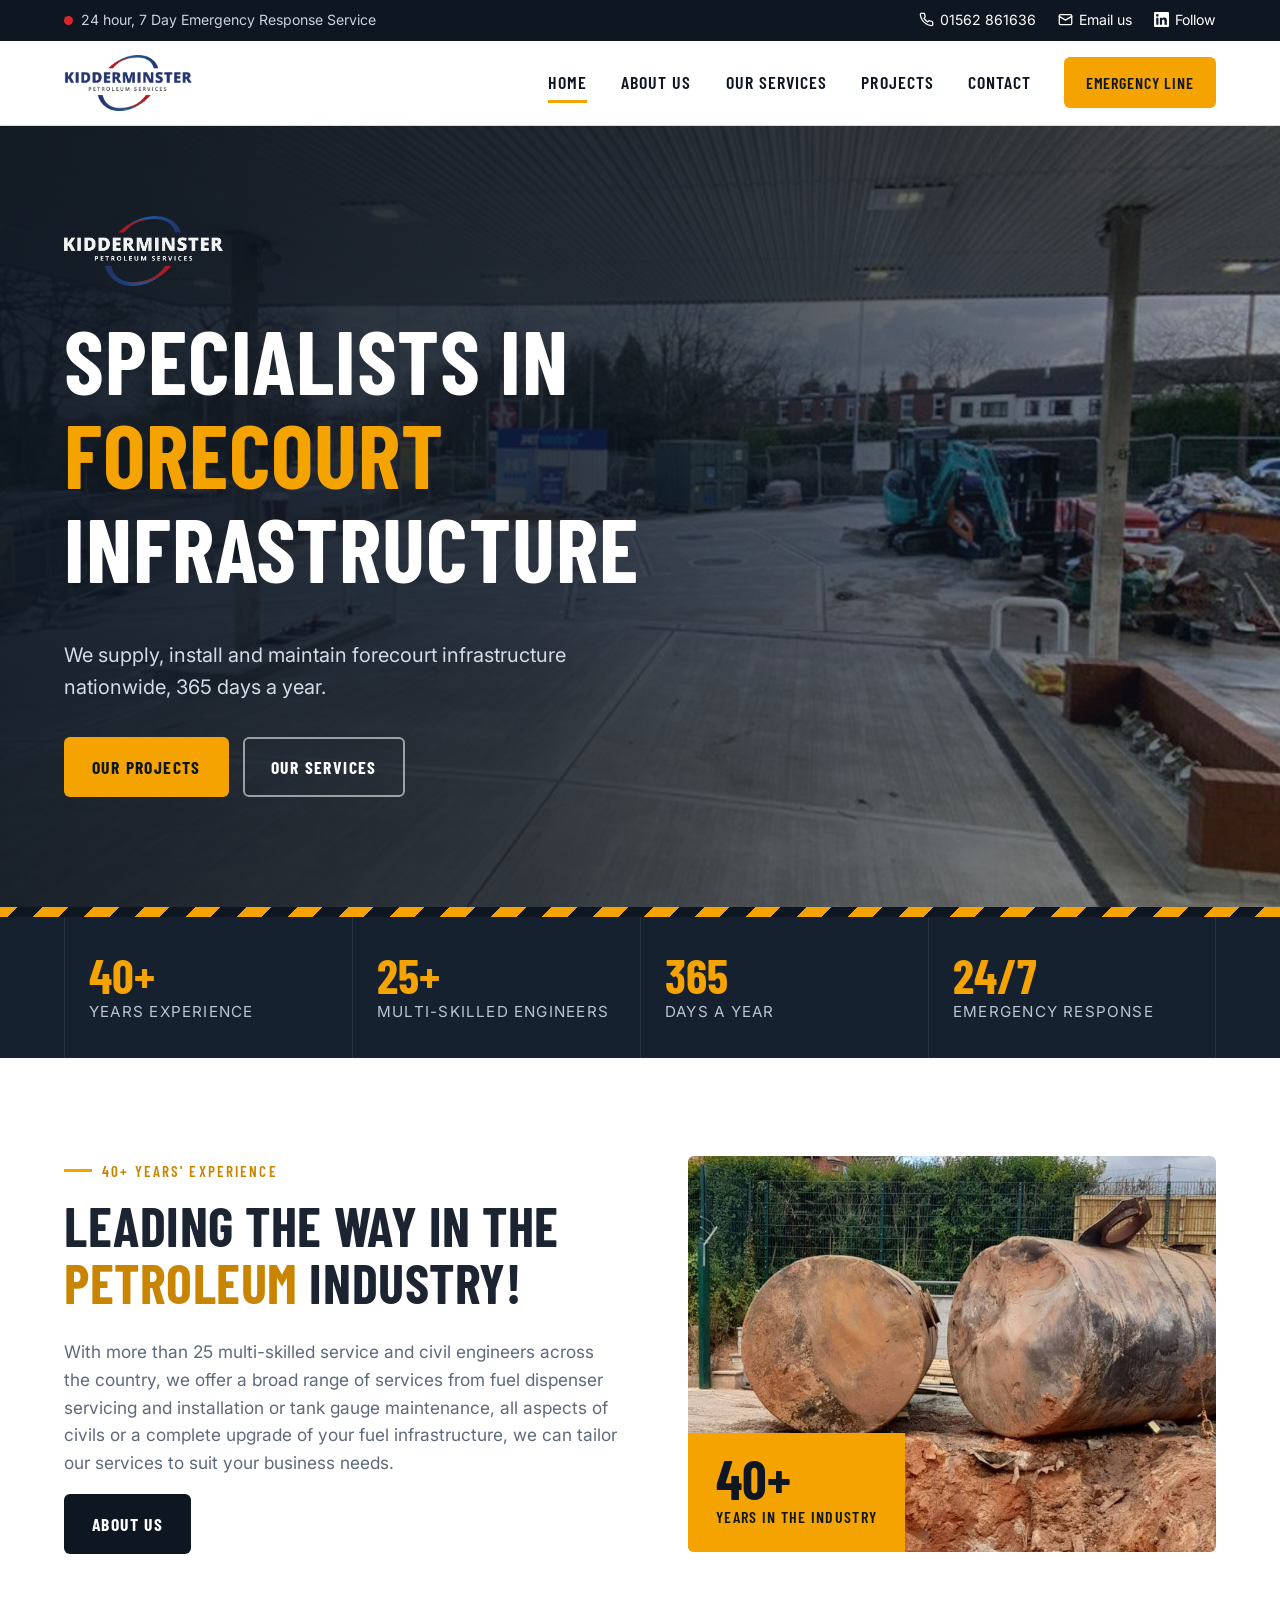
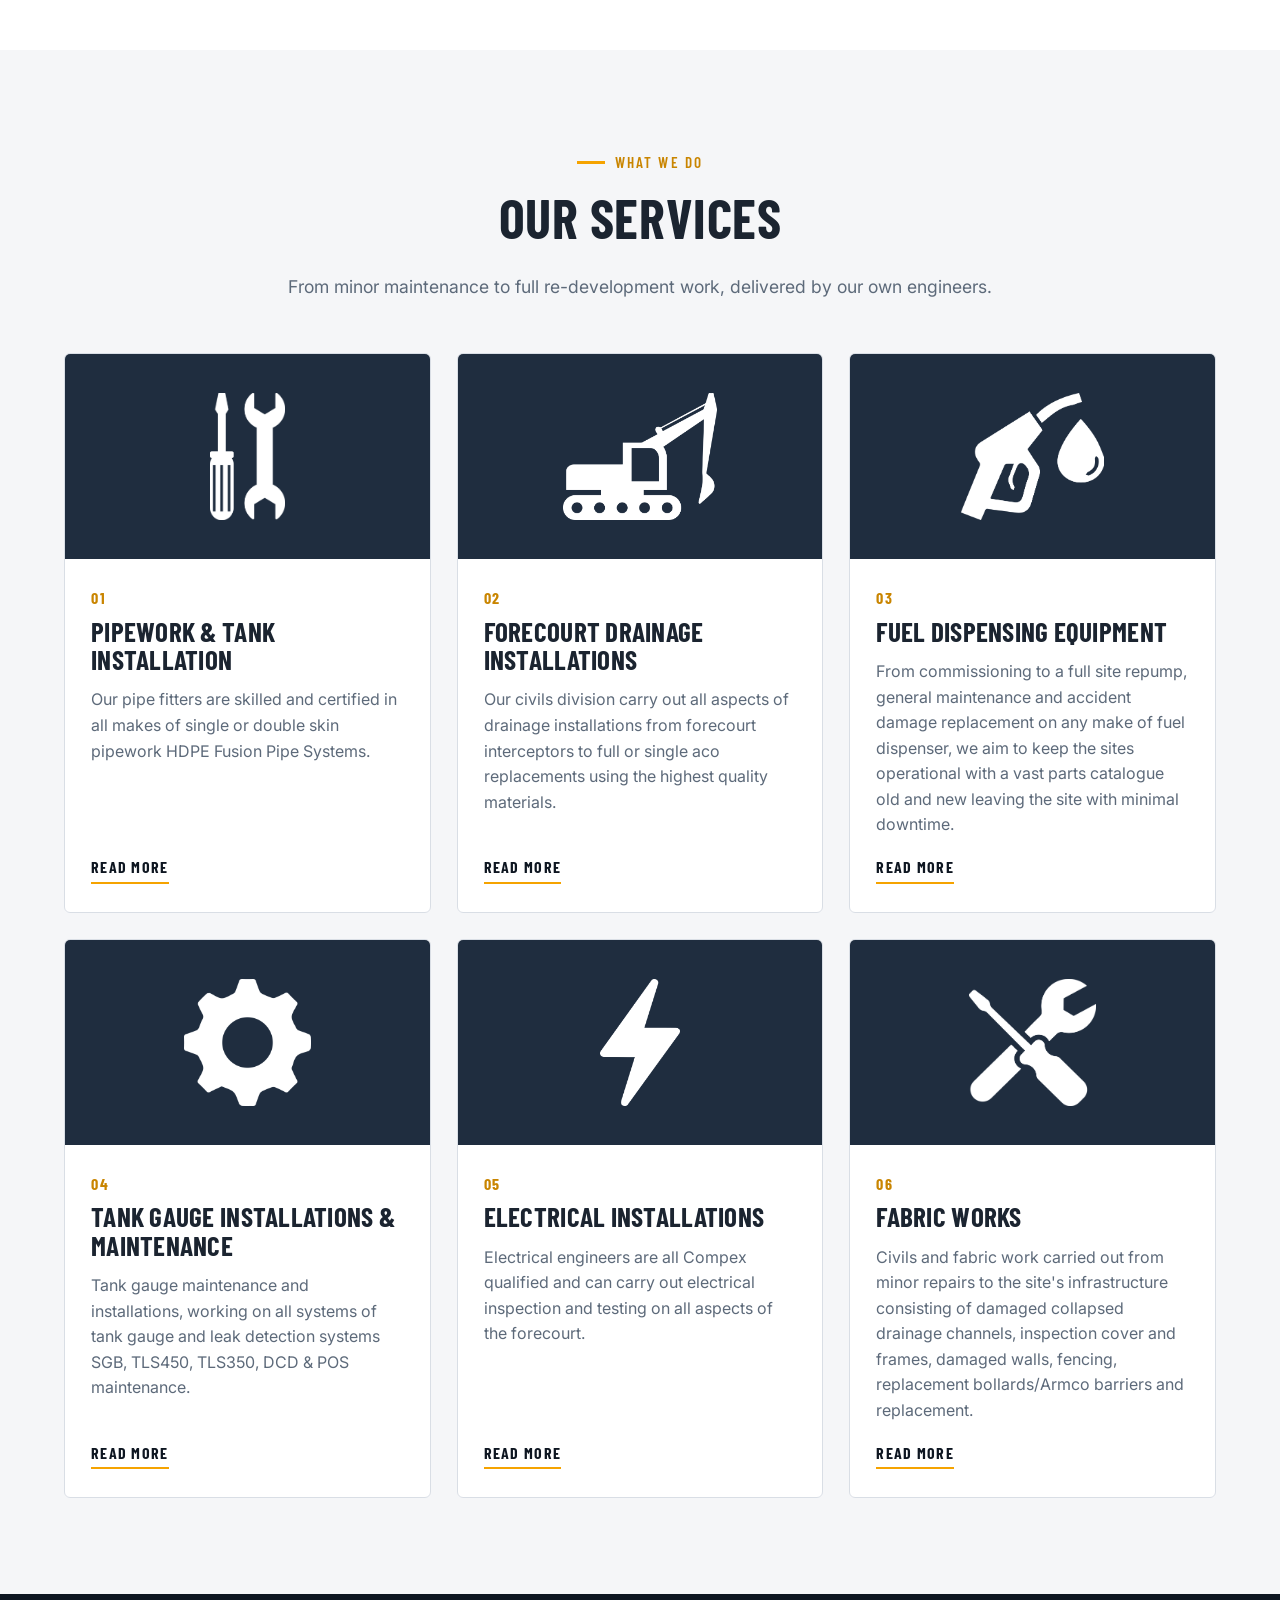
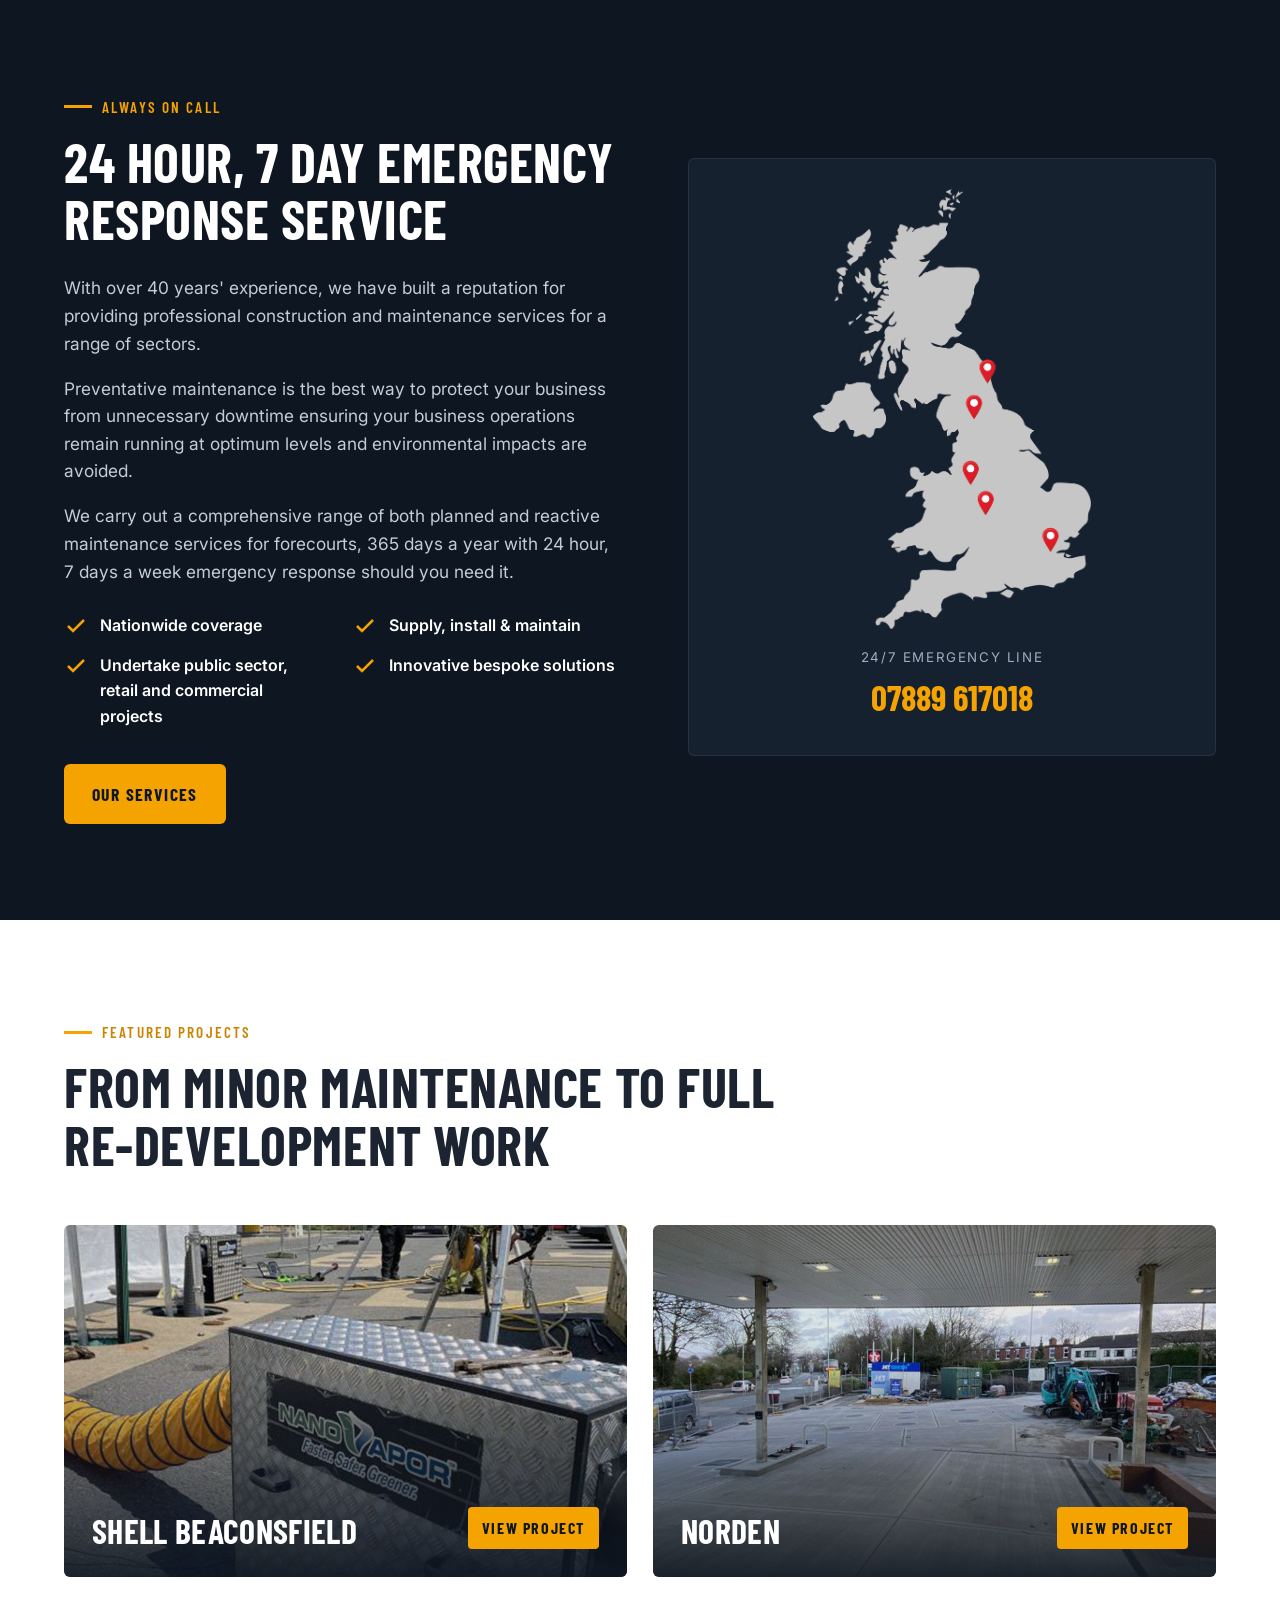
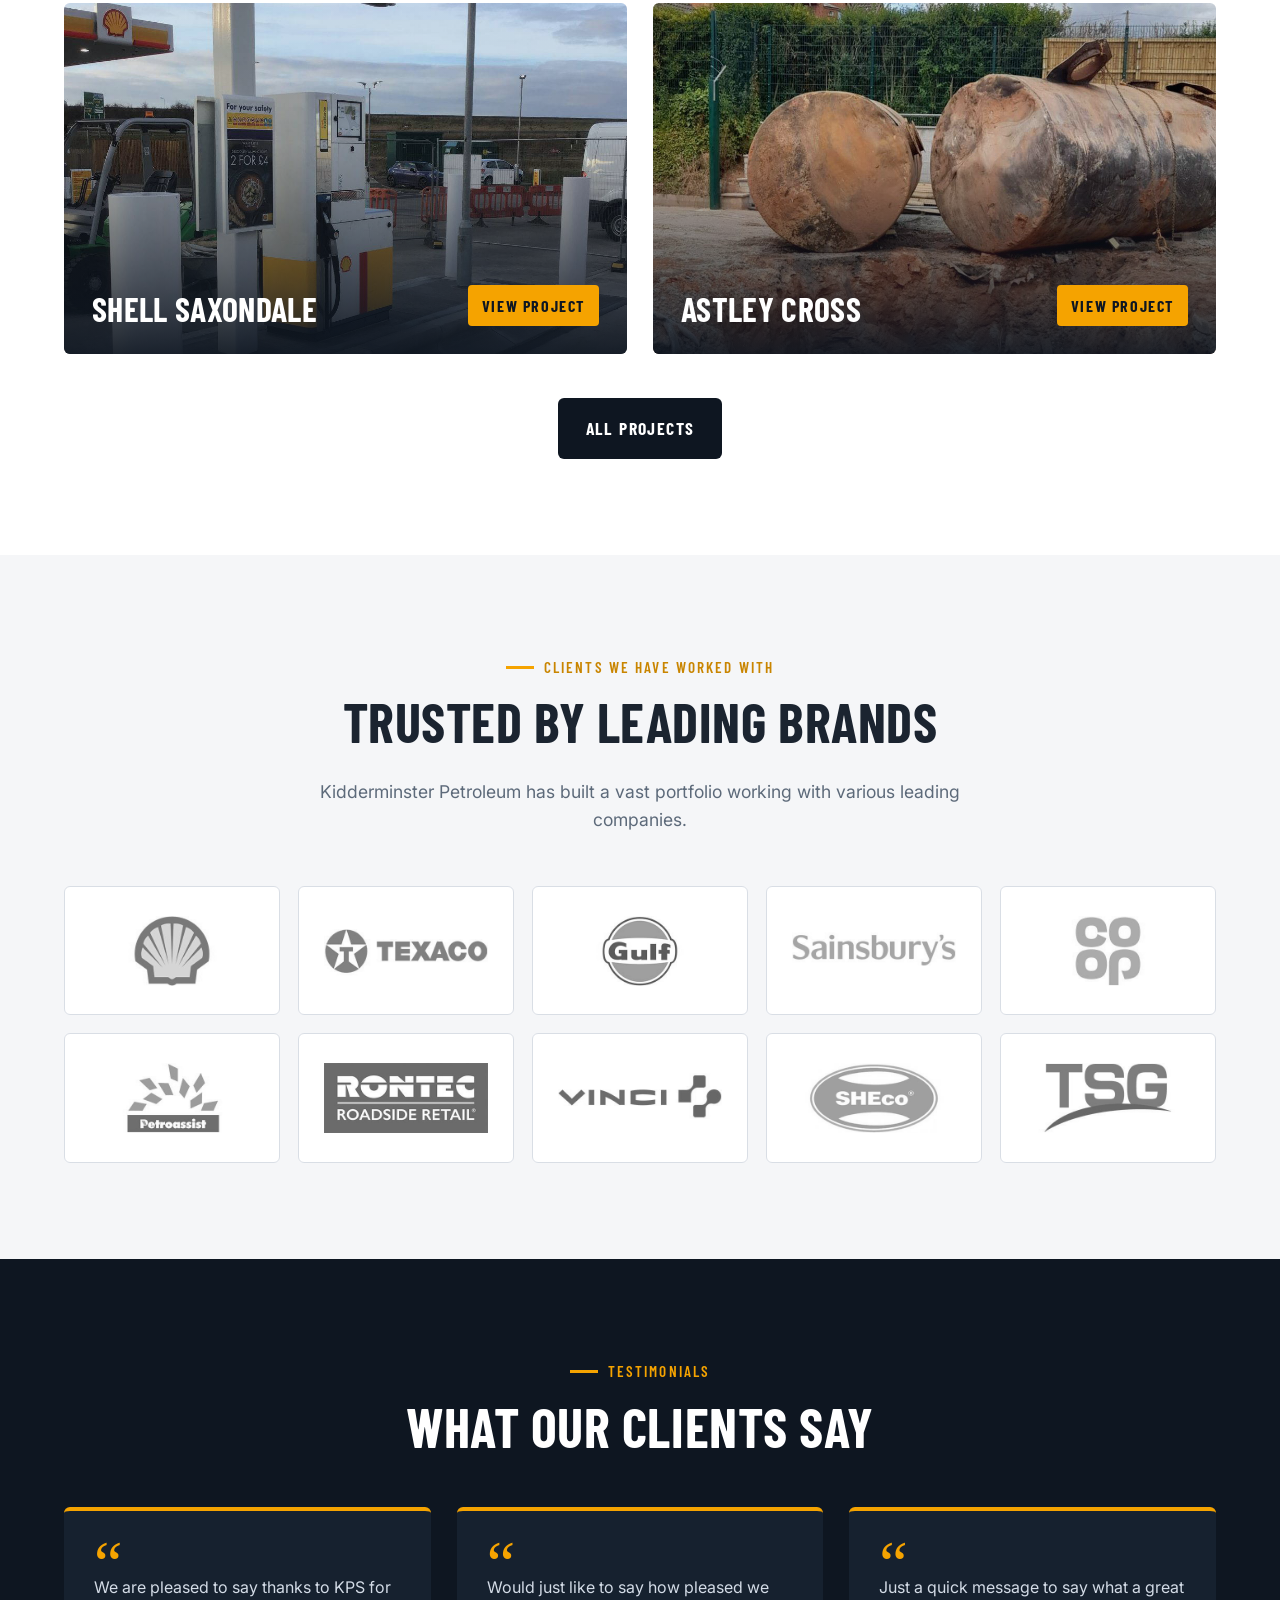
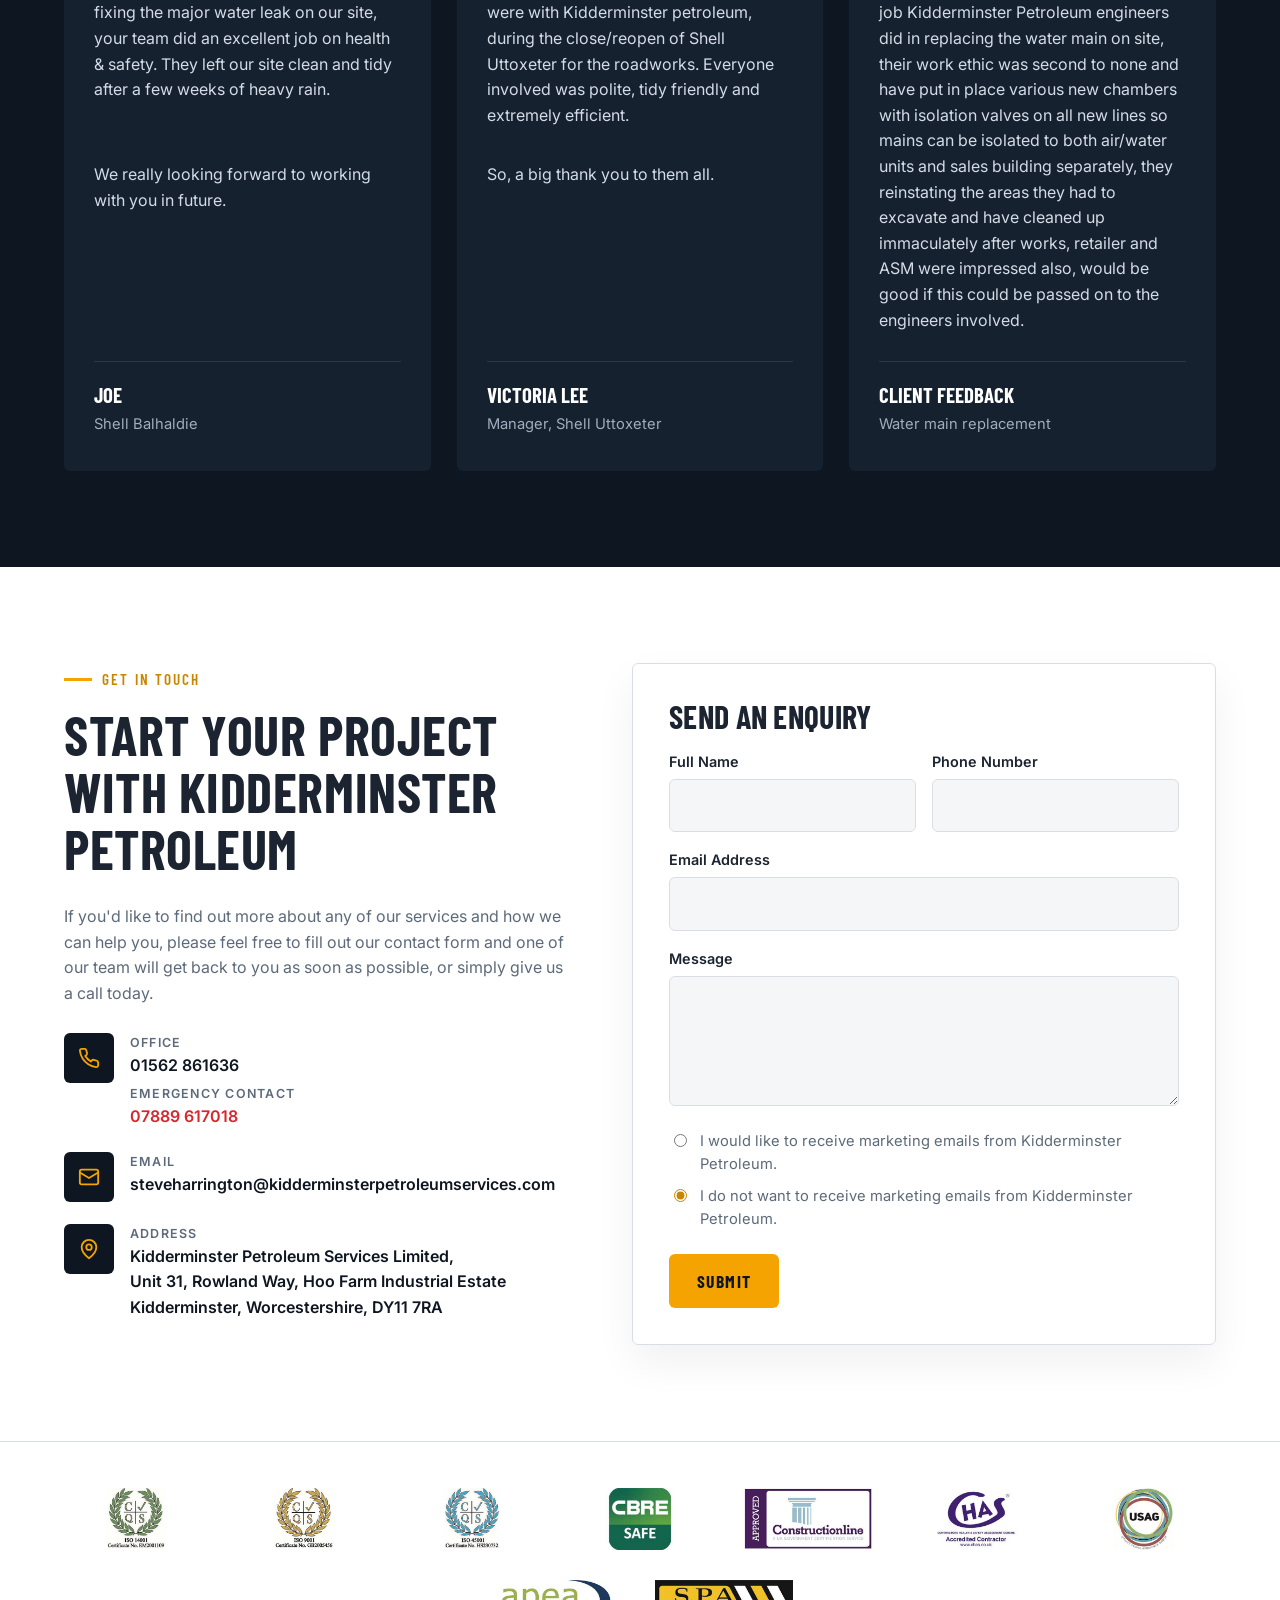
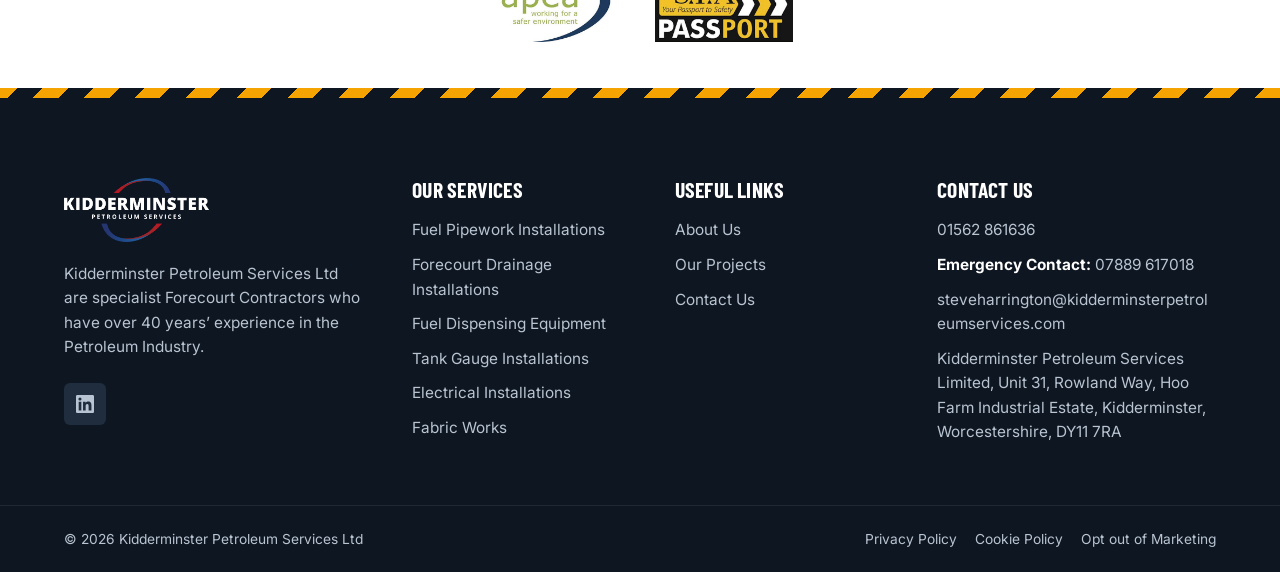
<file: index.html>
<!doctype html>
<html lang="en-GB">
<head>
<meta charset="utf-8">
<meta name="viewport" content="width=device-width, initial-scale=1">
<title>Kidderminster Petroleum Services | Specialists in Forecourt Infrastructure</title>
<meta name="description" content="We supply, install and maintain forecourt infrastructure nationwide, 365 days a year. 24 hour, 7 day emergency response service.">
<link rel="preconnect" href="https://fonts.googleapis.com">
<link rel="preconnect" href="https://fonts.gstatic.com" crossorigin>
<link href="https://fonts.googleapis.com/css2?family=Barlow+Condensed:wght@600;700&family=Inter:wght@400;500;600&display=swap" rel="stylesheet">
<link rel="stylesheet" href="assets/css/styles.css">
</head>
<body data-page="home">
<div id="site-header"></div>

<!-- HERO -->
<section class="hero on-dark" data-img="2023/01/bp-norden-image-1-1080x675.jpg" style="padding:0">
  <div class="wrap">
    <img class="hero-logo" data-img="2023/04/kps_logo_WO.png" alt="">
    <h1>Specialists in <em>Forecourt</em> Infrastructure</h1>
    <p class="lead">We supply, install and maintain forecourt infrastructure nationwide, 365 days a year.</p>
    <div class="actions">
      <a class="btn btn-amber" href="projects.html">Our Projects</a>
      <a class="btn btn-ghost" href="services.html">Our Services</a>
    </div>
  </div>
</section>
<div class="hazard"></div>

<!-- STATS -->
<div class="stats">
  <div class="wrap">
    <div class="stat"><b data-count="40" data-suffix="+">40+</b><span>Years Experience</span></div>
    <div class="stat"><b data-count="25" data-suffix="+">25+</b><span>Multi-skilled Engineers</span></div>
    <div class="stat"><b data-count="365">365</b><span>Days a Year</span></div>
    <div class="stat"><b>24/7</b><span>Emergency Response</span></div>
  </div>
</div>

<!-- INTRO -->
<section>
  <div class="wrap split">
    <div class="reveal">
      <div class="eyebrow">40+ Years' Experience</div>
      <h2>Leading the way in the <em>Petroleum</em> industry!</h2>
      <p>With more than 25 multi-skilled service and civil engineers across the country, we offer a broad range of services from fuel dispenser servicing and installation or tank gauge maintenance, all aspects of civils or a complete upgrade of your fuel infrastructure, we can tailor our services to suit your business needs.</p>
      <a class="btn btn-dark" href="about.html">About Us</a>
    </div>
    <div class="badge-years reveal" data-img="2023/01/astley-cross-image-2-1080x675.jpg">
      <div class="tag"><b>40+</b><span>Years in the industry</span></div>
    </div>
  </div>
</section>

<!-- SERVICES -->
<section class="bg-paper">
  <div class="wrap">
    <div class="section-head center reveal">
      <div class="eyebrow">What We Do</div>
      <h2>Our Services</h2>
      <p>From minor maintenance to full re-development work, delivered by our own engineers.</p>
    </div>
    <div class="services">
      <article class="service reveal">
        <div class="img"><img data-img="2023/01/fuel_pipework-installations.png" alt="Pipework and tank installation" loading="lazy"></div>
        <div class="body"><div class="num">01</div><h3>Pipework &amp; Tank Installation</h3>
          <p>Our pipe fitters are skilled and certified in all makes of single or double skin pipework HDPE Fusion Pipe Systems.</p>
          <a class="link-more" href="services.html#pipework">Read More</a></div>
      </article>
      <article class="service reveal">
        <div class="img"><img data-img="2023/01/forecourt-drainage-installations.png" alt="Forecourt drainage installations" loading="lazy"></div>
        <div class="body"><div class="num">02</div><h3>Forecourt Drainage Installations</h3>
          <p>Our civils division carry out all aspects of drainage installations from forecourt interceptors to full or single aco replacements using the highest quality materials.</p>
          <a class="link-more" href="services.html#drainage-installations">Read More</a></div>
      </article>
      <article class="service reveal">
        <div class="img"><img data-img="2023/01/fuel-dispensing-equipment.png" alt="Fuel dispensing equipment" loading="lazy"></div>
        <div class="body"><div class="num">03</div><h3>Fuel Dispensing Equipment</h3>
          <p>From commissioning to a full site repump, general maintenance and accident damage replacement on any make of fuel dispenser, we aim to keep the sites operational with a vast parts catalogue old and new leaving the site with minimal downtime.</p>
          <a class="link-more" href="services.html#dispensing-equipment">Read More</a></div>
      </article>
      <article class="service reveal">
        <div class="img"><img data-img="2023/01/tank-gauge-installations.png" alt="Tank gauge installations" loading="lazy"></div>
        <div class="body"><div class="num">04</div><h3>Tank Gauge Installations &amp; Maintenance</h3>
          <p>Tank gauge maintenance and installations, working on all systems of tank gauge and leak detection systems SGB, TLS450, TLS350, DCD &amp; POS maintenance.</p>
          <a class="link-more" href="services.html#tank-gauge">Read More</a></div>
      </article>
      <article class="service reveal">
        <div class="img"><img data-img="2023/01/electrical-installations.png" alt="Electrical installations" loading="lazy"></div>
        <div class="body"><div class="num">05</div><h3>Electrical Installations</h3>
          <p>Electrical engineers are all Compex qualified and can carry out electrical inspection and testing on all aspects of the forecourt.</p>
          <a class="link-more" href="services.html#electrical-installations">Read More</a></div>
      </article>
      <article class="service reveal">
        <div class="img"><img data-img="2023/01/fabric-works.png" alt="Fabric works" loading="lazy"></div>
        <div class="body"><div class="num">06</div><h3>Fabric Works</h3>
          <p>Civils and fabric work carried out from minor repairs to the site's infrastructure consisting of damaged collapsed drainage channels, inspection cover and frames, damaged walls, fencing, replacement bollards/Armco barriers and replacement.</p>
          <a class="link-more" href="services.html#fabric-works">Read More</a></div>
      </article>
    </div>
  </div>
</section>

<!-- EMERGENCY -->
<section class="bg-ink on-dark emergency">
  <div class="wrap split">
    <div class="reveal">
      <div class="eyebrow">Always On Call</div>
      <h2>24 Hour, 7 Day Emergency Response Service</h2>
      <p>With over 40 years' experience, we have built a reputation for providing professional construction and maintenance services for a range of sectors.</p>
      <p>Preventative maintenance is the best way to protect your business from unnecessary downtime ensuring your business operations remain running at optimum levels and environmental impacts are avoided.</p>
      <p>We carry out a comprehensive range of both planned and reactive maintenance services for forecourts, 365 days a year with 24 hour, 7 days a week emergency response should you need it.</p>
      <ul class="checks">
        <li><svg viewBox="0 0 24 24" fill="none" stroke="currentColor" stroke-width="2.5"><path d="M20 6 9 17l-5-5"/></svg>Nationwide coverage</li>
        <li><svg viewBox="0 0 24 24" fill="none" stroke="currentColor" stroke-width="2.5"><path d="M20 6 9 17l-5-5"/></svg>Supply, install &amp; maintain</li>
        <li><svg viewBox="0 0 24 24" fill="none" stroke="currentColor" stroke-width="2.5"><path d="M20 6 9 17l-5-5"/></svg>Undertake public sector, retail and commercial projects</li>
        <li><svg viewBox="0 0 24 24" fill="none" stroke="currentColor" stroke-width="2.5"><path d="M20 6 9 17l-5-5"/></svg>Innovative bespoke solutions</li>
      </ul>
      <a class="btn btn-amber" href="services.html">Our Services</a>
    </div>
    <div class="map-card reveal">
      <img data-img="2023/05/website-map.png" alt="Map showing nationwide coverage" loading="lazy">
      <small>24/7 Emergency Line</small>
      <a class="phone" href="tel:07889617018">07889 617018</a>
    </div>
  </div>
</section>

<!-- PROJECTS -->
<section>
  <div class="wrap">
    <div class="section-head reveal">
      <div class="eyebrow">Featured Projects</div>
      <h2>From Minor Maintenance to Full Re-Development Work</h2>
    </div>
    <div class="projects">
      <a class="project reveal" href="https://www.kidderminsterpetroleumservices.com/shell-beaconsfield/"><img data-img="2023/01/project-1-nano-vapour-1080x675.jpg" alt="Shell Beaconsfield" loading="lazy"><div class="cap"><h3>Shell Beaconsfield</h3><span class="view">View Project</span></div></a>
      <a class="project reveal" href="https://www.kidderminsterpetroleumservices.com/rontec-bp-norden/"><img data-img="2023/01/bp-norden-image-1-1080x675.jpg" alt="Norden" loading="lazy"><div class="cap"><h3>Norden</h3><span class="view">View Project</span></div></a>
      <a class="project reveal" href="https://www.kidderminsterpetroleumservices.com/shell-saxondale/"><img data-img="2023/01/project-3-hgv-island-1080x675.jpg" alt="Shell Saxondale" loading="lazy"><div class="cap"><h3>Shell Saxondale</h3><span class="view">View Project</span></div></a>
      <a class="project reveal" href="https://www.kidderminsterpetroleumservices.com/astley-cross/"><img data-img="2023/01/astley-cross-image-2-1080x675.jpg" alt="Astley Cross" loading="lazy"><div class="cap"><h3>Astley Cross</h3><span class="view">View Project</span></div></a>
    </div>
    <div class="section-foot"><a class="btn btn-dark" href="projects.html">All Projects</a></div>
  </div>
</section>

<!-- CLIENTS -->
<section class="bg-paper">
  <div class="wrap">
    <div class="section-head center reveal">
      <div class="eyebrow">Clients we have worked with</div>
      <h2>Trusted by Leading Brands</h2>
      <p>Kidderminster Petroleum has built a vast portfolio working with various leading companies.</p>
    </div>
    <div class="logo-row reveal">
      <div><img data-img="2023/04/Shell-logo-1.jpg" alt="Shell" loading="lazy"></div>
      <div><img data-img="2023/04/texaco-logo-1.jpg" alt="Texaco" loading="lazy"></div>
      <div><img data-img="2023/04/gulf-logo-1.jpg" alt="Gulf" loading="lazy"></div>
      <div><img data-img="2023/04/Sainsburys-logo-1.jpg" alt="Sainsbury's" loading="lazy"></div>
      <div><img data-img="2023/04/co-op-1.jpg" alt="Co-op" loading="lazy"></div>
      <div><img data-img="2023/04/Petroassist-logo-1.jpg" alt="Petroassist" loading="lazy"></div>
      <div><img data-img="2023/04/rontec-1.jpg" alt="Rontec" loading="lazy"></div>
      <div><img data-img="2023/04/vinci-logo-1.jpg" alt="Vinci" loading="lazy"></div>
      <div><img data-img="2023/04/sheco-logo-1.jpg" alt="Sheco" loading="lazy"></div>
      <div><img data-img="2023/05/tsg-logo-1.jpg" alt="TSG" loading="lazy"></div>
    </div>
  </div>
</section>

<!-- TESTIMONIALS -->
<section class="bg-ink on-dark">
  <div class="wrap">
    <div class="section-head center reveal">
      <div class="eyebrow">Testimonials</div>
      <h2 style="color:#fff">What Our Clients Say</h2>
    </div>
    <div class="quotes">
      <blockquote class="quote reveal" style="margin:0">
        <div class="mark">&ldquo;</div>
        <p>We are pleased to say thanks to KPS for fixing the major water leak on our site, your team did an excellent job on health &amp; safety. They left our site clean and tidy after a few weeks of heavy rain.</p>
        <p>We really looking forward to working with you in future.</p>
        <footer><b>Joe</b><span>Shell Balhaldie</span></footer>
      </blockquote>
      <blockquote class="quote reveal" style="margin:0">
        <div class="mark">&ldquo;</div>
        <p>Would just like to say how pleased we were with Kidderminster petroleum, during the close/reopen of Shell Uttoxeter for the roadworks. Everyone involved was polite, tidy friendly and extremely efficient.</p>
        <p>So, a big thank you to them all.</p>
        <footer><b>Victoria Lee</b><span>Manager, Shell Uttoxeter</span></footer>
      </blockquote>
      <blockquote class="quote reveal" style="margin:0">
        <div class="mark">&ldquo;</div>
        <p>Just a quick message to say what a great job Kidderminster Petroleum engineers did in replacing the water main on site, their work ethic was second to none and have put in place various new chambers with isolation valves on all new lines so mains can be isolated to both air/water units and sales building separately, they reinstating the areas they had to excavate and have cleaned up immaculately after works, retailer and ASM were impressed also, would be good if this could be passed on to the engineers involved.</p>
        <footer><b>Client Feedback</b><span>Water main replacement</span></footer>
      </blockquote>
    </div>
  </div>
</section>

<!-- CONTACT -->
<section id="contact">
  <div class="wrap contact-grid">
    <div class="reveal">
      <div class="eyebrow">Get In Touch</div>
      <h2 style="font-size:clamp(2.3rem,4.5vw,3.4rem);text-transform:uppercase">Start Your Project with Kidderminster Petroleum</h2>
      <p style="color:var(--muted)">If you'd like to find out more about any of our services and how we can help you, please feel free to fill out our contact form and one of our team will get back to you as soon as possible, or simply give us a call today.</p>
      <ul class="contact-list">
        <li><span class="ico"><svg viewBox="0 0 24 24" fill="none" stroke="currentColor" stroke-width="2"><path d="M22 16.9v3a2 2 0 0 1-2.2 2 19.8 19.8 0 0 1-8.6-3.1 19.5 19.5 0 0 1-6-6A19.8 19.8 0 0 1 2.1 4.2 2 2 0 0 1 4.1 2h3a2 2 0 0 1 2 1.7c.1.9.4 1.8.7 2.7a2 2 0 0 1-.5 2.1L8 9.8a16 16 0 0 0 6 6l1.3-1.3a2 2 0 0 1 2.1-.4c.9.3 1.8.6 2.7.7a2 2 0 0 1 1.7 2z"/></svg></span>
          <div><small>Office</small><a href="tel:01562861636">01562 861636</a><br><small style="margin-top:6px">Emergency Contact</small><a class="em" href="tel:07889617018">07889 617018</a></div></li>
        <li><span class="ico"><svg viewBox="0 0 24 24" fill="none" stroke="currentColor" stroke-width="2"><rect x="2" y="4" width="20" height="16" rx="2"/><path d="m22 7-10 6L2 7"/></svg></span>
          <div><small>Email</small><a href="mailto:steveharrington@kidderminsterpetroleumservices.com">steveharrington@kidderminsterpetroleumservices.com</a></div></li>
        <li><span class="ico"><svg viewBox="0 0 24 24" fill="none" stroke="currentColor" stroke-width="2"><path d="M20 10c0 6-8 12-8 12s-8-6-8-12a8 8 0 0 1 16 0z"/><circle cx="12" cy="10" r="3"/></svg></span>
          <div><small>Address</small><address>Kidderminster Petroleum Services Limited,<br>Unit 31, Rowland Way, Hoo Farm Industrial Estate<br>Kidderminster, Worcestershire, DY11 7RA</address></div></li>
      </ul>
    </div>
    <form class="form reveal">
      <h3>Send an Enquiry</h3>
      <div class="row">
        <div class="field"><label for="n">Full Name</label><input id="n" required></div>
        <div class="field"><label for="p">Phone Number</label><input id="p" type="tel"></div>
      </div>
      <div class="field"><label for="e">Email Address</label><input id="e" type="email" required></div>
      <div class="field"><label for="m">Message</label><textarea id="m"></textarea></div>
      <div class="radios">
        <label><input type="radio" name="mk" value="yes"> I would like to receive marketing emails from Kidderminster Petroleum.</label>
        <label><input type="radio" name="mk" value="no" checked> I do not want to receive marketing emails from Kidderminster Petroleum.</label>
      </div>
      <button class="btn btn-amber" type="submit">Submit</button>
      <div class="form-note">Mockup only: this form isn't connected yet. On the live build it will email the team.</div>
    </form>
  </div>
</section>

<div id="site-footer"></div>
<script src="assets/js/site.js"></script>
</body>
</html>
</file>
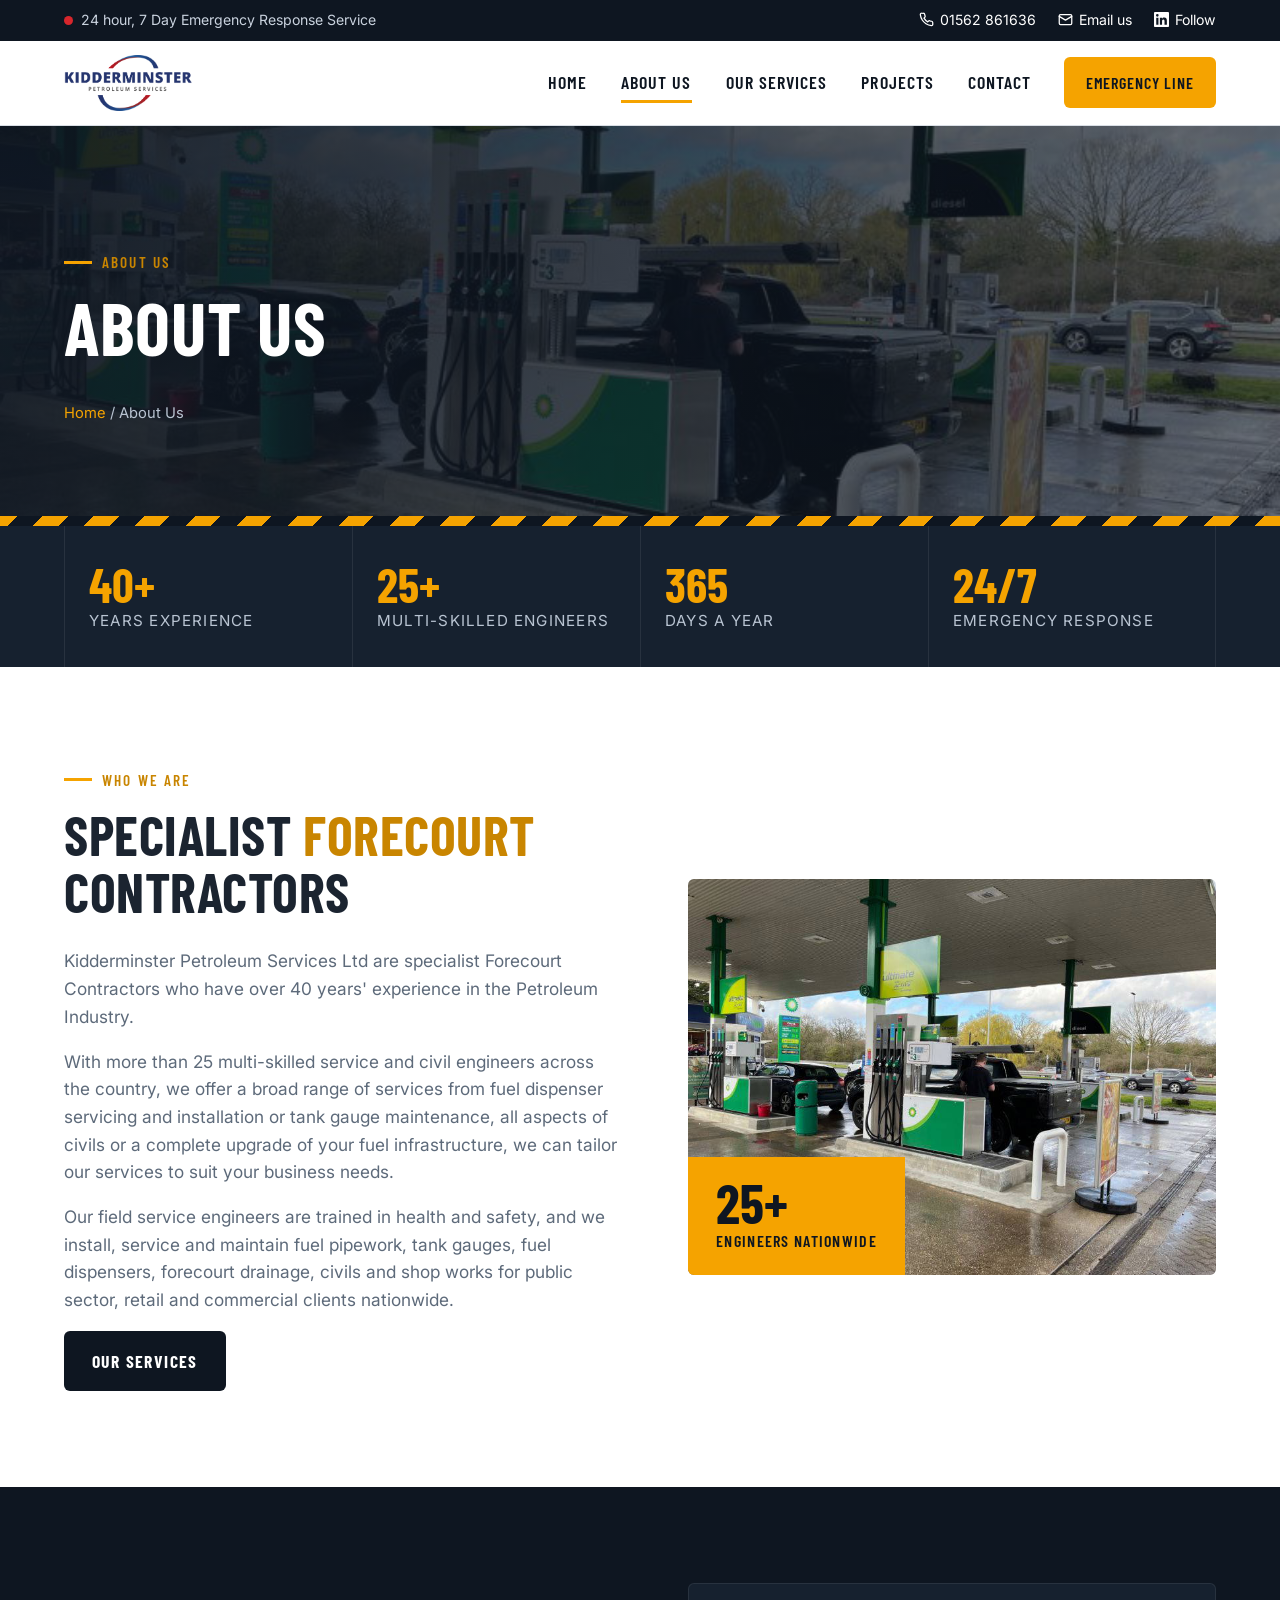
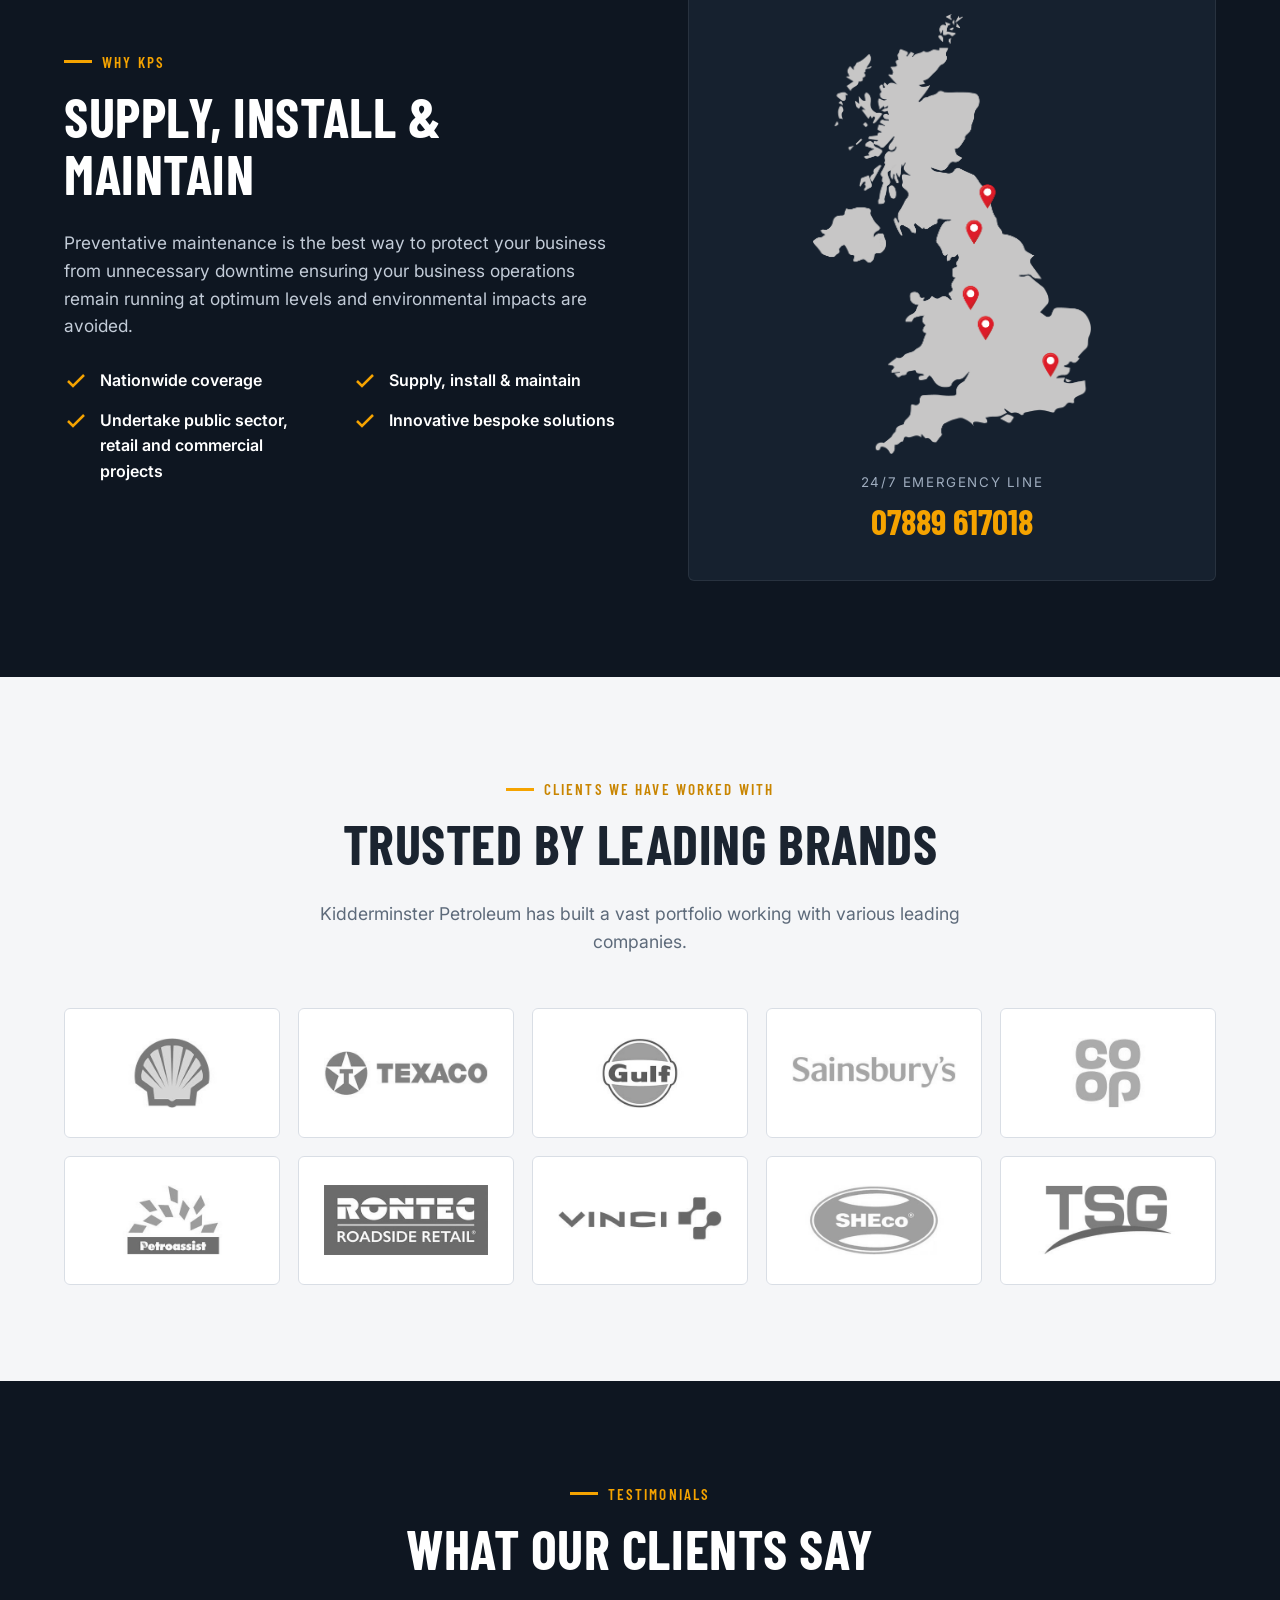
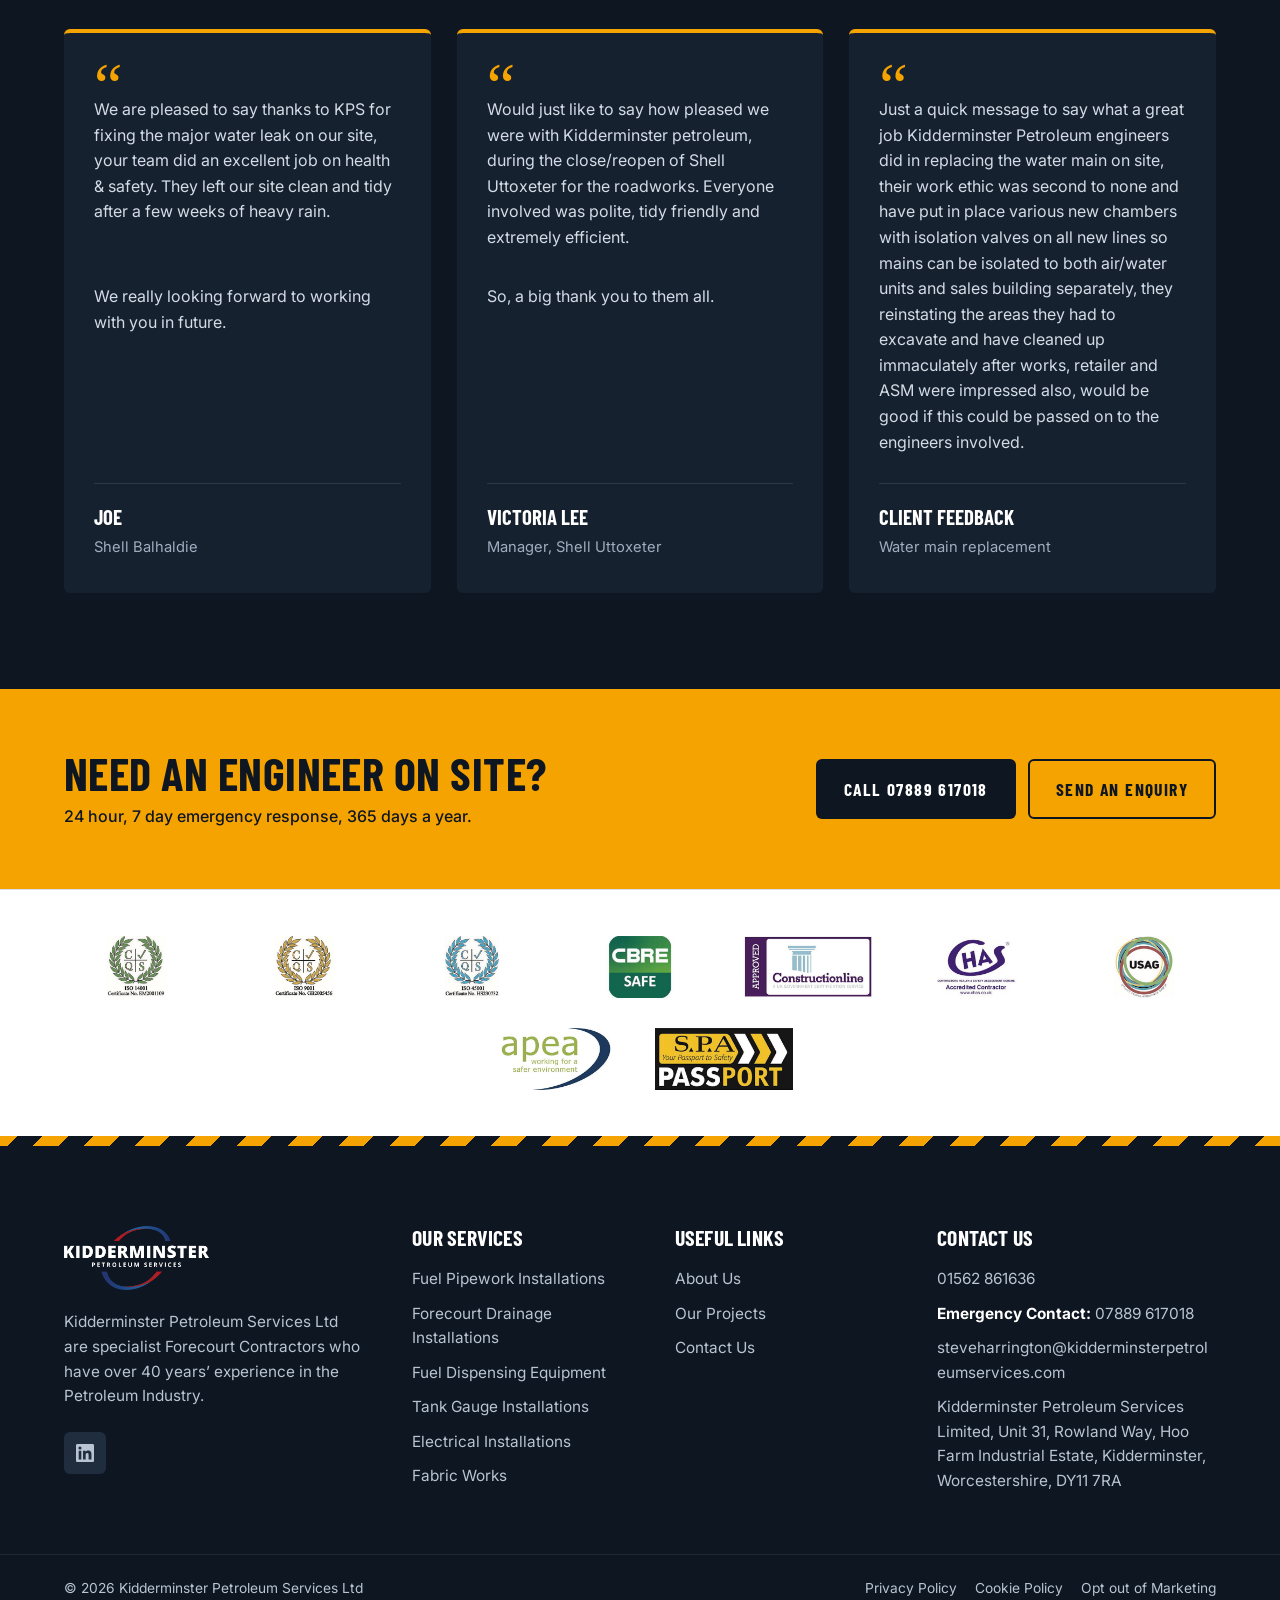
<file: about.html>
<!doctype html>
<html lang="en-GB">
<head>
<meta charset="utf-8">
<meta name="viewport" content="width=device-width, initial-scale=1">
<title>About Us | Kidderminster Petroleum Services</title>
<meta name="description" content="Kidderminster Petroleum Services Ltd: specialist forecourt contractors with over 40 years in the petroleum industry.">
<link rel="preconnect" href="https://fonts.googleapis.com">
<link rel="preconnect" href="https://fonts.gstatic.com" crossorigin>
<link href="https://fonts.googleapis.com/css2?family=Barlow+Condensed:wght@600;700&family=Inter:wght@400;500;600&display=swap" rel="stylesheet">
<link rel="stylesheet" href="assets/css/styles.css">
</head>
<body data-page="about">
<div id="site-header"></div>
<section class="page-banner" data-img="2023/05/fuel-dispensing-equipment.jpg">
  <div class="wrap"><div class="eyebrow">About Us</div><h1>About Us</h1>
  <div class="crumbs"><a href="index.html">Home</a> / About Us</div></div>
</section>
<div class="hazard"></div>
<!-- STATS -->
<div class="stats">
  <div class="wrap">
    <div class="stat"><b data-count="40" data-suffix="+">40+</b><span>Years Experience</span></div>
    <div class="stat"><b data-count="25" data-suffix="+">25+</b><span>Multi-skilled Engineers</span></div>
    <div class="stat"><b data-count="365">365</b><span>Days a Year</span></div>
    <div class="stat"><b>24/7</b><span>Emergency Response</span></div>
  </div>
</div>
<section>
  <div class="wrap split">
    <div class="reveal">
      <div class="eyebrow">Who We Are</div>
      <h2>Specialist <em>Forecourt</em> Contractors</h2>
      <p>Kidderminster Petroleum Services Ltd are specialist Forecourt Contractors who have over 40 years' experience in the Petroleum Industry.</p>
      <p>With more than 25 multi-skilled service and civil engineers across the country, we offer a broad range of services from fuel dispenser servicing and installation or tank gauge maintenance, all aspects of civils or a complete upgrade of your fuel infrastructure, we can tailor our services to suit your business needs.</p>
      <p>Our field service engineers are trained in health and safety, and we install, service and maintain fuel pipework, tank gauges, fuel dispensers, forecourt drainage, civils and shop works for public sector, retail and commercial clients nationwide.</p>
      <a class="btn btn-dark" href="services.html">Our Services</a>
    </div>
    <div class="badge-years reveal" data-img="2023/05/fuel-dispensing-equipment.jpg">
      <div class="tag"><b>25+</b><span>Engineers nationwide</span></div>
    </div>
  </div>
</section>
<section class="bg-ink on-dark">
  <div class="wrap split">
    <div class="reveal">
      <div class="eyebrow">Why KPS</div>
      <h2 style="color:#fff">Supply, Install &amp; Maintain</h2>
      <p style="color:#c3ccd8">Preventative maintenance is the best way to protect your business from unnecessary downtime ensuring your business operations remain running at optimum levels and environmental impacts are avoided.</p>
      <ul class="checks">
        <li><svg viewBox="0 0 24 24" fill="none" stroke="currentColor" stroke-width="2.5"><path d="M20 6 9 17l-5-5"/></svg>Nationwide coverage</li>
        <li><svg viewBox="0 0 24 24" fill="none" stroke="currentColor" stroke-width="2.5"><path d="M20 6 9 17l-5-5"/></svg>Supply, install &amp; maintain</li>
        <li><svg viewBox="0 0 24 24" fill="none" stroke="currentColor" stroke-width="2.5"><path d="M20 6 9 17l-5-5"/></svg>Undertake public sector, retail and commercial projects</li>
        <li><svg viewBox="0 0 24 24" fill="none" stroke="currentColor" stroke-width="2.5"><path d="M20 6 9 17l-5-5"/></svg>Innovative bespoke solutions</li>
      </ul>
    </div>
    <div class="map-card reveal">
      <img data-img="2023/05/website-map.png" alt="Map showing nationwide coverage" loading="lazy">
      <small>24/7 Emergency Line</small>
      <a class="phone" href="tel:07889617018">07889 617018</a>
    </div>
  </div>
</section>
<!-- CLIENTS -->
<section class="bg-paper">
  <div class="wrap">
    <div class="section-head center reveal">
      <div class="eyebrow">Clients we have worked with</div>
      <h2>Trusted by Leading Brands</h2>
      <p>Kidderminster Petroleum has built a vast portfolio working with various leading companies.</p>
    </div>
    <div class="logo-row reveal">
      <div><img data-img="2023/04/Shell-logo-1.jpg" alt="Shell" loading="lazy"></div>
      <div><img data-img="2023/04/texaco-logo-1.jpg" alt="Texaco" loading="lazy"></div>
      <div><img data-img="2023/04/gulf-logo-1.jpg" alt="Gulf" loading="lazy"></div>
      <div><img data-img="2023/04/Sainsburys-logo-1.jpg" alt="Sainsbury's" loading="lazy"></div>
      <div><img data-img="2023/04/co-op-1.jpg" alt="Co-op" loading="lazy"></div>
      <div><img data-img="2023/04/Petroassist-logo-1.jpg" alt="Petroassist" loading="lazy"></div>
      <div><img data-img="2023/04/rontec-1.jpg" alt="Rontec" loading="lazy"></div>
      <div><img data-img="2023/04/vinci-logo-1.jpg" alt="Vinci" loading="lazy"></div>
      <div><img data-img="2023/04/sheco-logo-1.jpg" alt="Sheco" loading="lazy"></div>
      <div><img data-img="2023/05/tsg-logo-1.jpg" alt="TSG" loading="lazy"></div>
    </div>
  </div>
</section>
<!-- TESTIMONIALS -->
<section class="bg-ink on-dark">
  <div class="wrap">
    <div class="section-head center reveal">
      <div class="eyebrow">Testimonials</div>
      <h2 style="color:#fff">What Our Clients Say</h2>
    </div>
    <div class="quotes">
      <blockquote class="quote reveal" style="margin:0">
        <div class="mark">&ldquo;</div>
        <p>We are pleased to say thanks to KPS for fixing the major water leak on our site, your team did an excellent job on health &amp; safety. They left our site clean and tidy after a few weeks of heavy rain.</p>
        <p>We really looking forward to working with you in future.</p>
        <footer><b>Joe</b><span>Shell Balhaldie</span></footer>
      </blockquote>
      <blockquote class="quote reveal" style="margin:0">
        <div class="mark">&ldquo;</div>
        <p>Would just like to say how pleased we were with Kidderminster petroleum, during the close/reopen of Shell Uttoxeter for the roadworks. Everyone involved was polite, tidy friendly and extremely efficient.</p>
        <p>So, a big thank you to them all.</p>
        <footer><b>Victoria Lee</b><span>Manager, Shell Uttoxeter</span></footer>
      </blockquote>
      <blockquote class="quote reveal" style="margin:0">
        <div class="mark">&ldquo;</div>
        <p>Just a quick message to say what a great job Kidderminster Petroleum engineers did in replacing the water main on site, their work ethic was second to none and have put in place various new chambers with isolation valves on all new lines so mains can be isolated to both air/water units and sales building separately, they reinstating the areas they had to excavate and have cleaned up immaculately after works, retailer and ASM were impressed also, would be good if this could be passed on to the engineers involved.</p>
        <footer><b>Client Feedback</b><span>Water main replacement</span></footer>
      </blockquote>
    </div>
  </div>
</section>
<div class="cta-band"><div class="wrap">
  <div><h2>Need an engineer on site?</h2><p>24 hour, 7 day emergency response, 365 days a year.</p></div>
  <div style="display:flex;gap:12px;flex-wrap:wrap"><a class="btn btn-dark" href="tel:07889617018">Call 07889 617018</a><a class="btn btn-dark" href="contact.html" style="background:transparent;color:var(--ink);border-color:var(--ink)">Send an Enquiry</a></div>
</div></div>
<div id="site-footer"></div>
<script src="assets/js/site.js"></script>
</body>
</html>
</file>
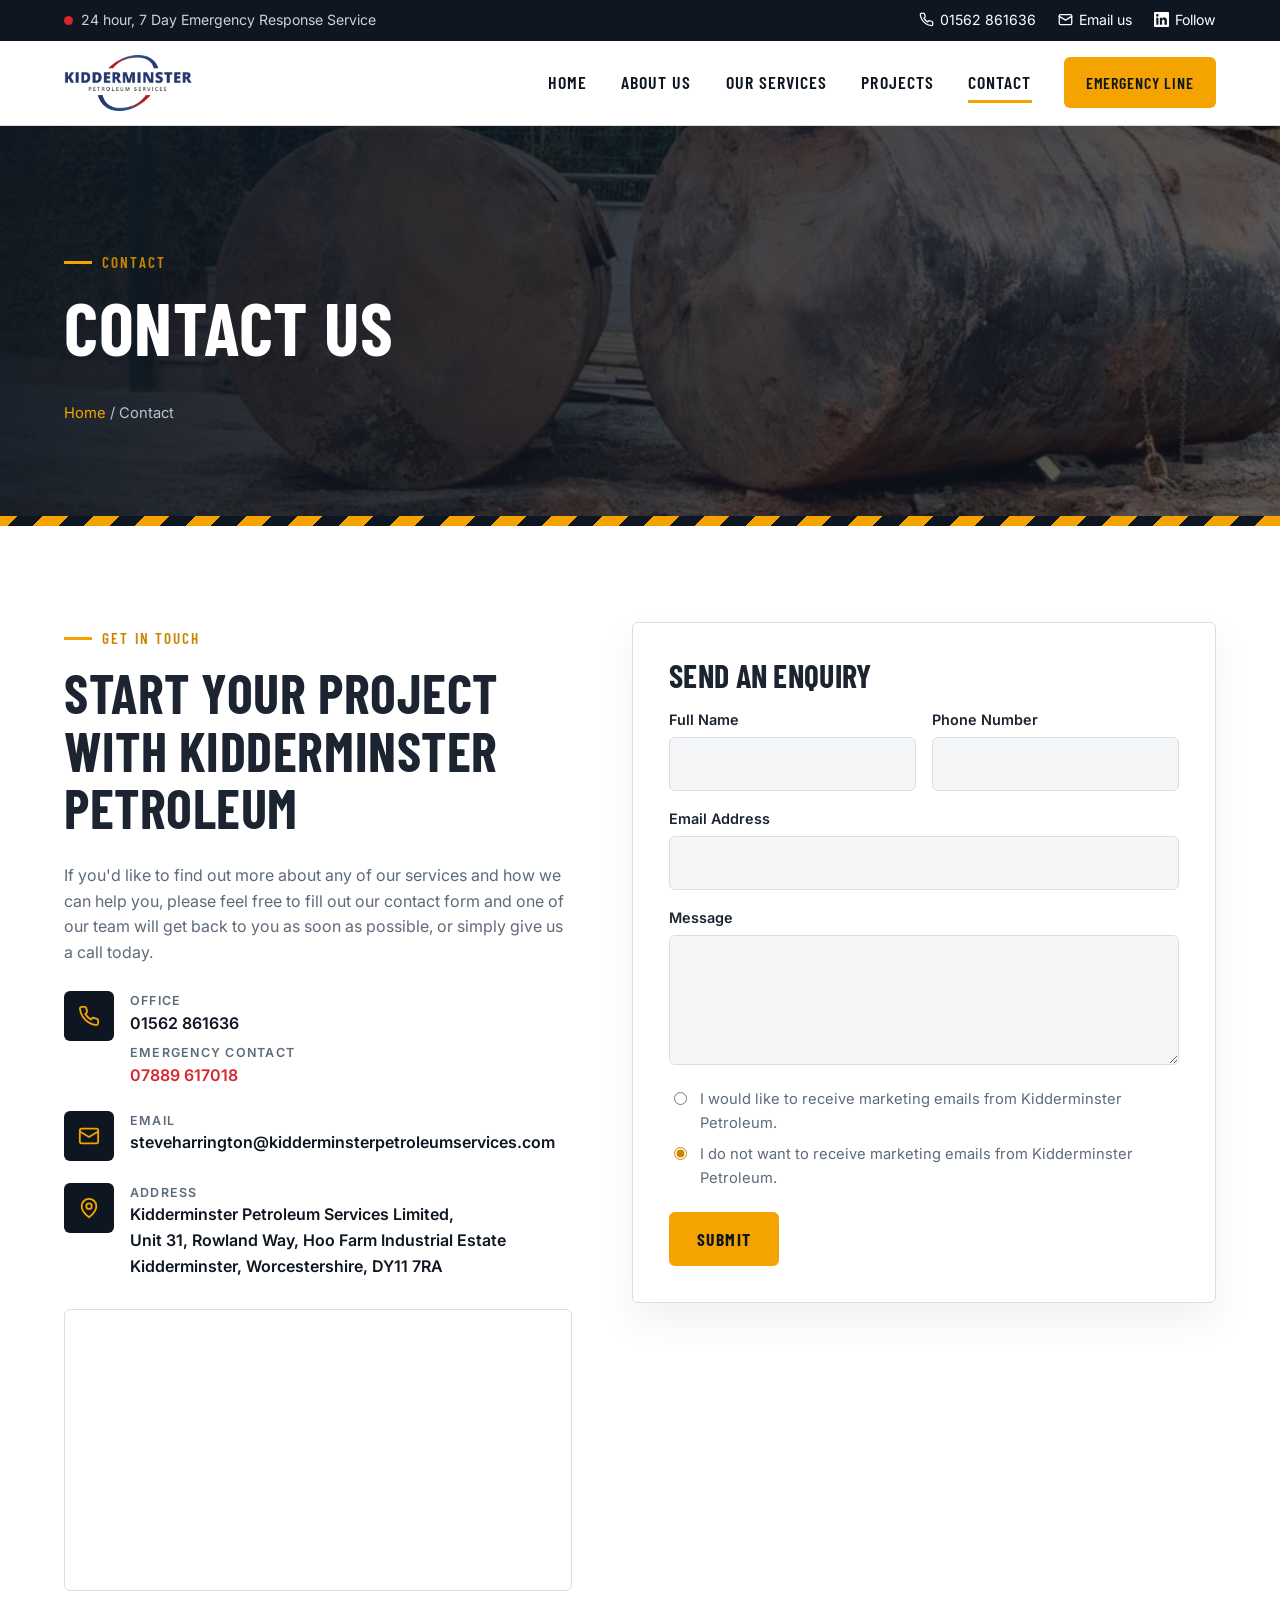
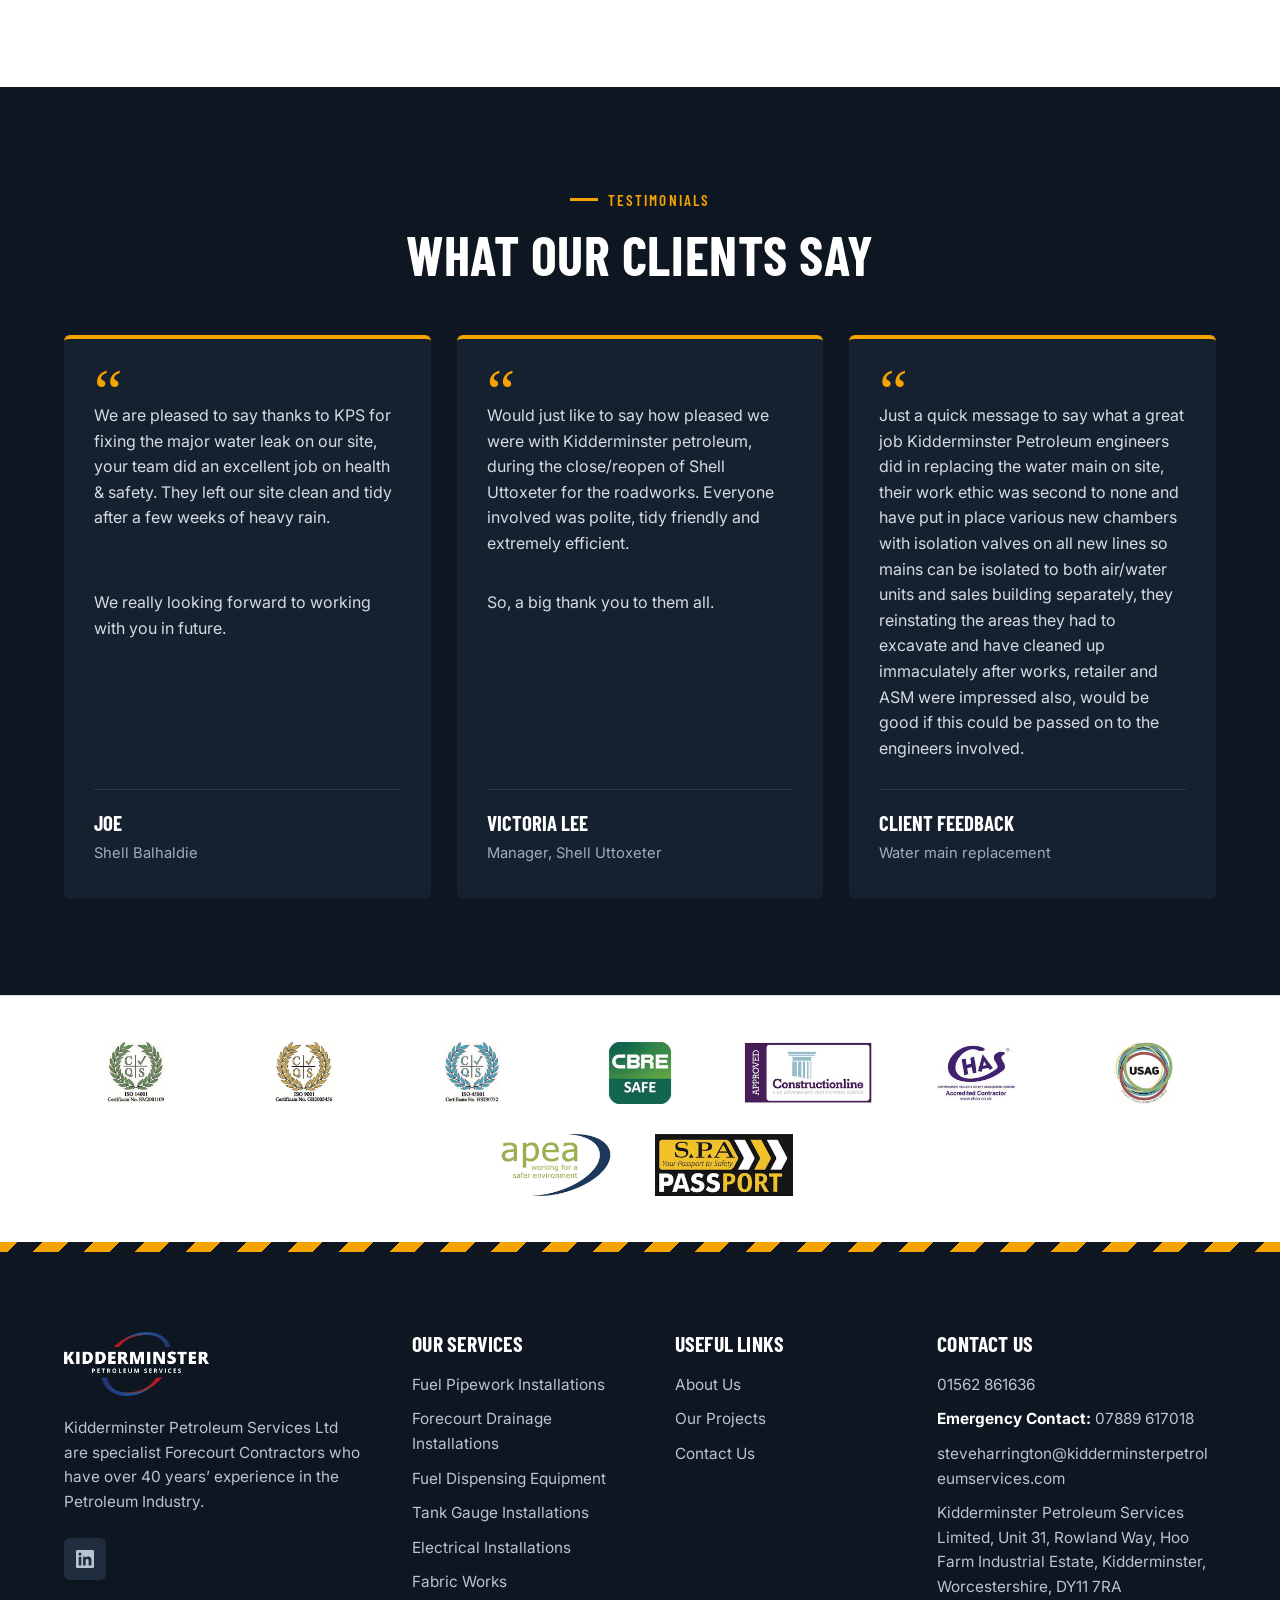
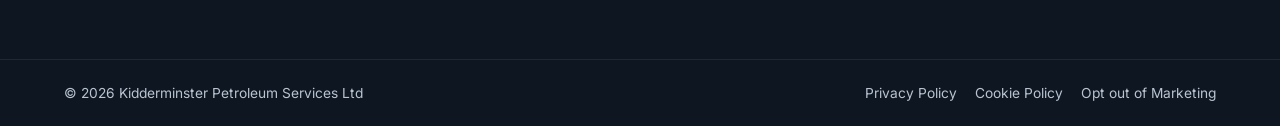
<file: contact.html>
<!doctype html>
<html lang="en-GB">
<head>
<meta charset="utf-8">
<meta name="viewport" content="width=device-width, initial-scale=1">
<title>Contact Us | Kidderminster Petroleum Services</title>
<meta name="description" content="Contact Kidderminster Petroleum Services. Office 01562 861636, emergency 07889 617018.">
<link rel="preconnect" href="https://fonts.googleapis.com">
<link rel="preconnect" href="https://fonts.gstatic.com" crossorigin>
<link href="https://fonts.googleapis.com/css2?family=Barlow+Condensed:wght@600;700&family=Inter:wght@400;500;600&display=swap" rel="stylesheet">
<link rel="stylesheet" href="assets/css/styles.css">
</head>
<body data-page="contact">
<div id="site-header"></div>
<section class="page-banner" data-img="2023/01/astley-cross-image-2-1080x675.jpg">
  <div class="wrap"><div class="eyebrow">Contact</div><h1>Contact Us</h1>
  <div class="crumbs"><a href="index.html">Home</a> / Contact</div></div>
</section>
<div class="hazard"></div>

<section id="contact">
  <div class="wrap contact-grid">
    <div class="reveal">
      <div class="eyebrow">Get In Touch</div>
      <h2 style="font-size:clamp(2.3rem,4.5vw,3.4rem);text-transform:uppercase">Start Your Project with Kidderminster Petroleum</h2>
      <p style="color:var(--muted)">If you'd like to find out more about any of our services and how we can help you, please feel free to fill out our contact form and one of our team will get back to you as soon as possible, or simply give us a call today.</p>
      <ul class="contact-list">
        <li><span class="ico"><svg viewBox="0 0 24 24" fill="none" stroke="currentColor" stroke-width="2"><path d="M22 16.9v3a2 2 0 0 1-2.2 2 19.8 19.8 0 0 1-8.6-3.1 19.5 19.5 0 0 1-6-6A19.8 19.8 0 0 1 2.1 4.2 2 2 0 0 1 4.1 2h3a2 2 0 0 1 2 1.7c.1.9.4 1.8.7 2.7a2 2 0 0 1-.5 2.1L8 9.8a16 16 0 0 0 6 6l1.3-1.3a2 2 0 0 1 2.1-.4c.9.3 1.8.6 2.7.7a2 2 0 0 1 1.7 2z"/></svg></span>
          <div><small>Office</small><a href="tel:01562861636">01562 861636</a><br><small style="margin-top:6px">Emergency Contact</small><a class="em" href="tel:07889617018">07889 617018</a></div></li>
        <li><span class="ico"><svg viewBox="0 0 24 24" fill="none" stroke="currentColor" stroke-width="2"><rect x="2" y="4" width="20" height="16" rx="2"/><path d="m22 7-10 6L2 7"/></svg></span>
          <div><small>Email</small><a href="mailto:steveharrington@kidderminsterpetroleumservices.com">steveharrington@kidderminsterpetroleumservices.com</a></div></li>
        <li><span class="ico"><svg viewBox="0 0 24 24" fill="none" stroke="currentColor" stroke-width="2"><path d="M20 10c0 6-8 12-8 12s-8-6-8-12a8 8 0 0 1 16 0z"/><circle cx="12" cy="10" r="3"/></svg></span>
          <div><small>Address</small><address>Kidderminster Petroleum Services Limited,<br>Unit 31, Rowland Way, Hoo Farm Industrial Estate<br>Kidderminster, Worcestershire, DY11 7RA</address></div></li>
      </ul>
<div class="map-embed"><iframe title="Map to Kidderminster Petroleum Services" loading="lazy" src="https://www.google.com/maps?q=Rowland+Way,+Hoo+Farm+Industrial+Estate,+Kidderminster+DY11+7RA&output=embed"></iframe></div>
    </div>
    <form class="form reveal">
      <h3>Send an Enquiry</h3>
      <div class="row">
        <div class="field"><label for="n">Full Name</label><input id="n" required></div>
        <div class="field"><label for="p">Phone Number</label><input id="p" type="tel"></div>
      </div>
      <div class="field"><label for="e">Email Address</label><input id="e" type="email" required></div>
      <div class="field"><label for="m">Message</label><textarea id="m"></textarea></div>
      <div class="radios">
        <label><input type="radio" name="mk" value="yes"> I would like to receive marketing emails from Kidderminster Petroleum.</label>
        <label><input type="radio" name="mk" value="no" checked> I do not want to receive marketing emails from Kidderminster Petroleum.</label>
      </div>
      <button class="btn btn-amber" type="submit">Submit</button>
      <div class="form-note">Mockup only: this form isn't connected yet. On the live build it will email the team.</div>
    </form>
  </div>
</section>
<!-- TESTIMONIALS -->
<section class="bg-ink on-dark">
  <div class="wrap">
    <div class="section-head center reveal">
      <div class="eyebrow">Testimonials</div>
      <h2 style="color:#fff">What Our Clients Say</h2>
    </div>
    <div class="quotes">
      <blockquote class="quote reveal" style="margin:0">
        <div class="mark">&ldquo;</div>
        <p>We are pleased to say thanks to KPS for fixing the major water leak on our site, your team did an excellent job on health &amp; safety. They left our site clean and tidy after a few weeks of heavy rain.</p>
        <p>We really looking forward to working with you in future.</p>
        <footer><b>Joe</b><span>Shell Balhaldie</span></footer>
      </blockquote>
      <blockquote class="quote reveal" style="margin:0">
        <div class="mark">&ldquo;</div>
        <p>Would just like to say how pleased we were with Kidderminster petroleum, during the close/reopen of Shell Uttoxeter for the roadworks. Everyone involved was polite, tidy friendly and extremely efficient.</p>
        <p>So, a big thank you to them all.</p>
        <footer><b>Victoria Lee</b><span>Manager, Shell Uttoxeter</span></footer>
      </blockquote>
      <blockquote class="quote reveal" style="margin:0">
        <div class="mark">&ldquo;</div>
        <p>Just a quick message to say what a great job Kidderminster Petroleum engineers did in replacing the water main on site, their work ethic was second to none and have put in place various new chambers with isolation valves on all new lines so mains can be isolated to both air/water units and sales building separately, they reinstating the areas they had to excavate and have cleaned up immaculately after works, retailer and ASM were impressed also, would be good if this could be passed on to the engineers involved.</p>
        <footer><b>Client Feedback</b><span>Water main replacement</span></footer>
      </blockquote>
    </div>
  </div>
</section>
<div id="site-footer"></div>
<script src="assets/js/site.js"></script>
</body>
</html>
</file>
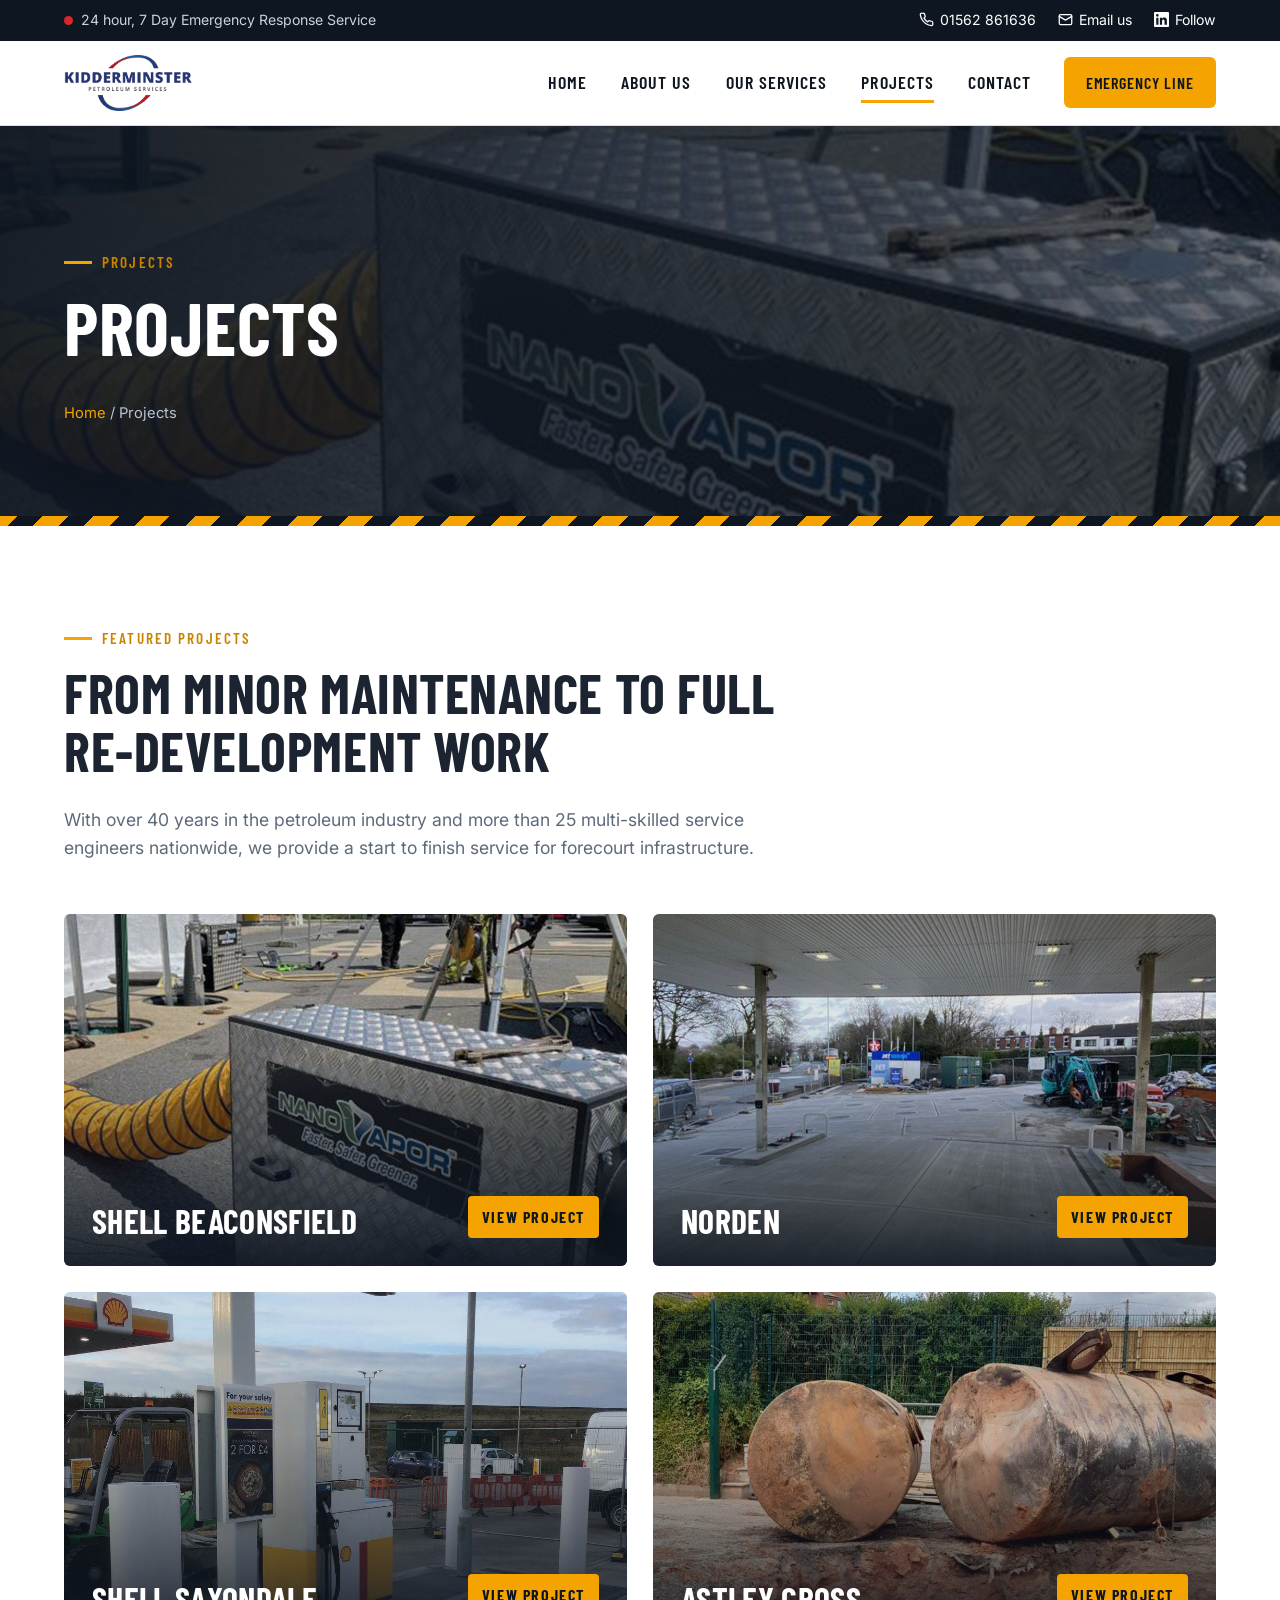
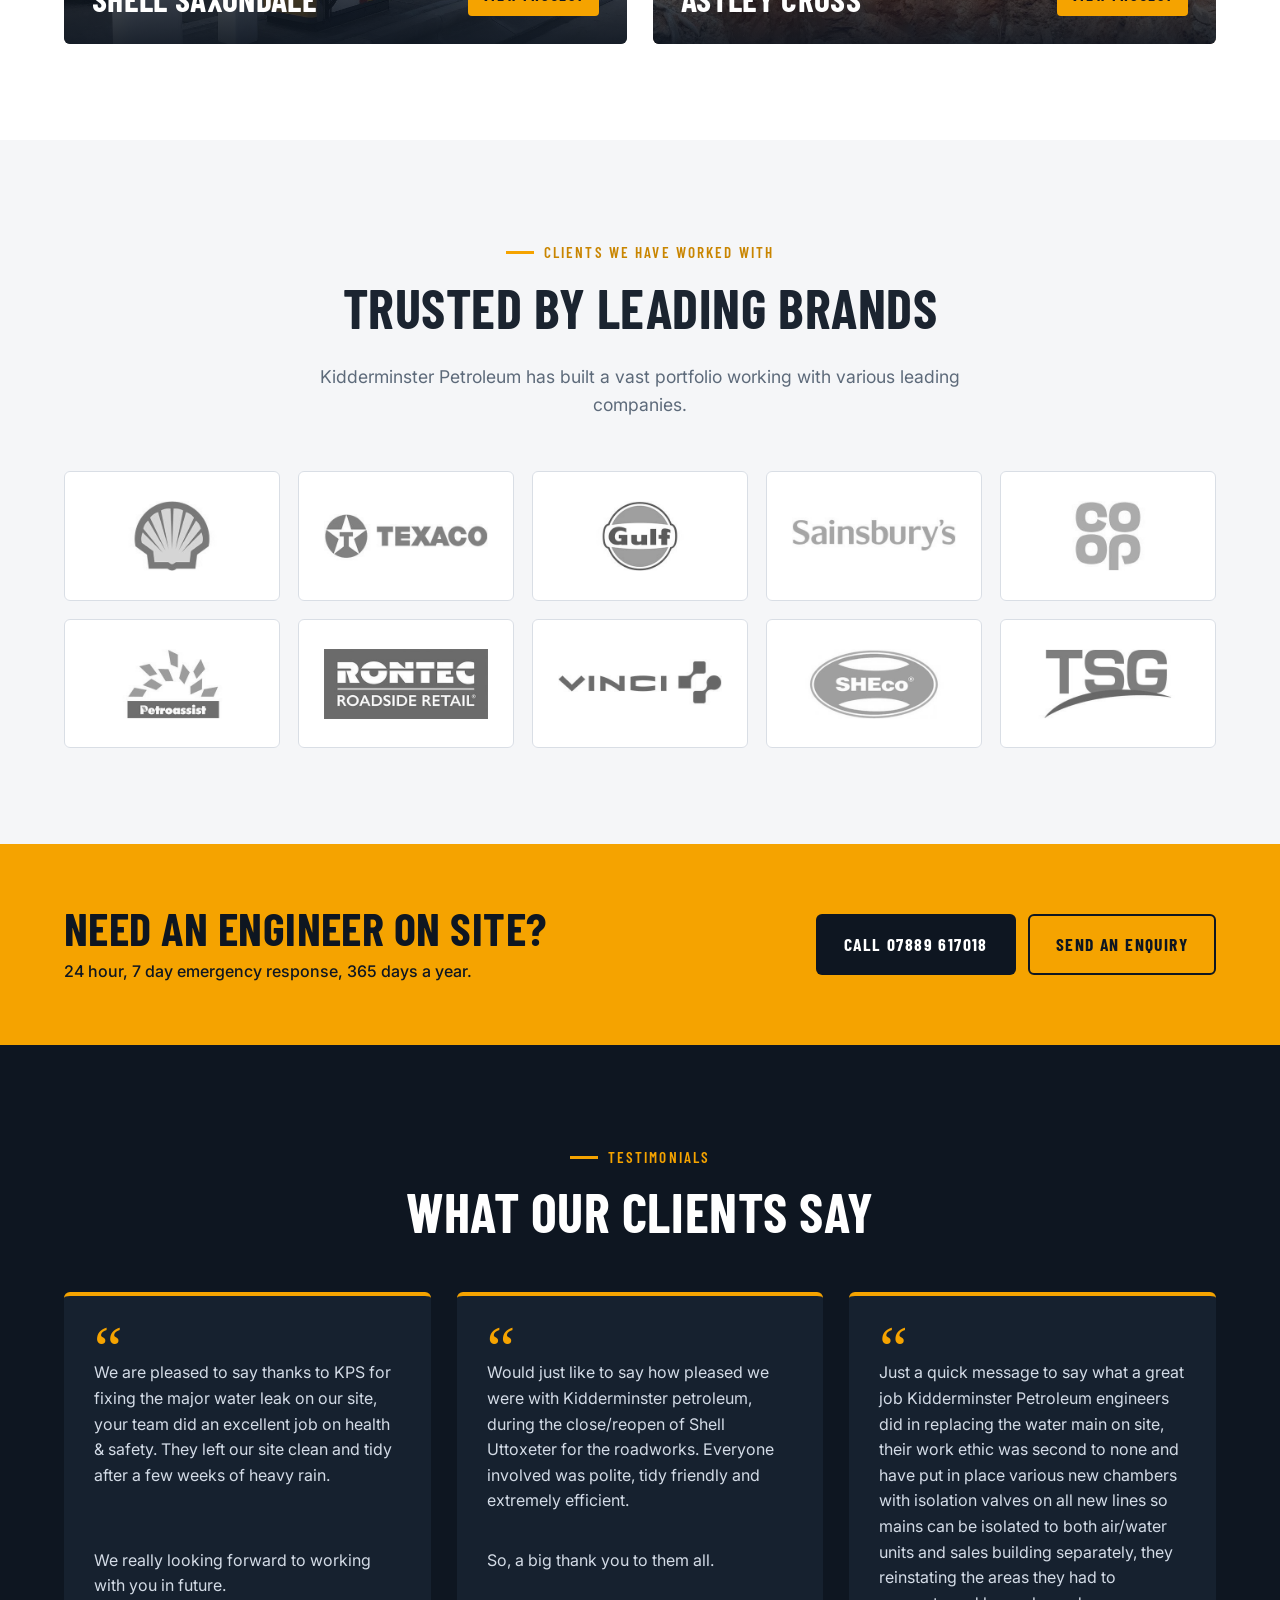
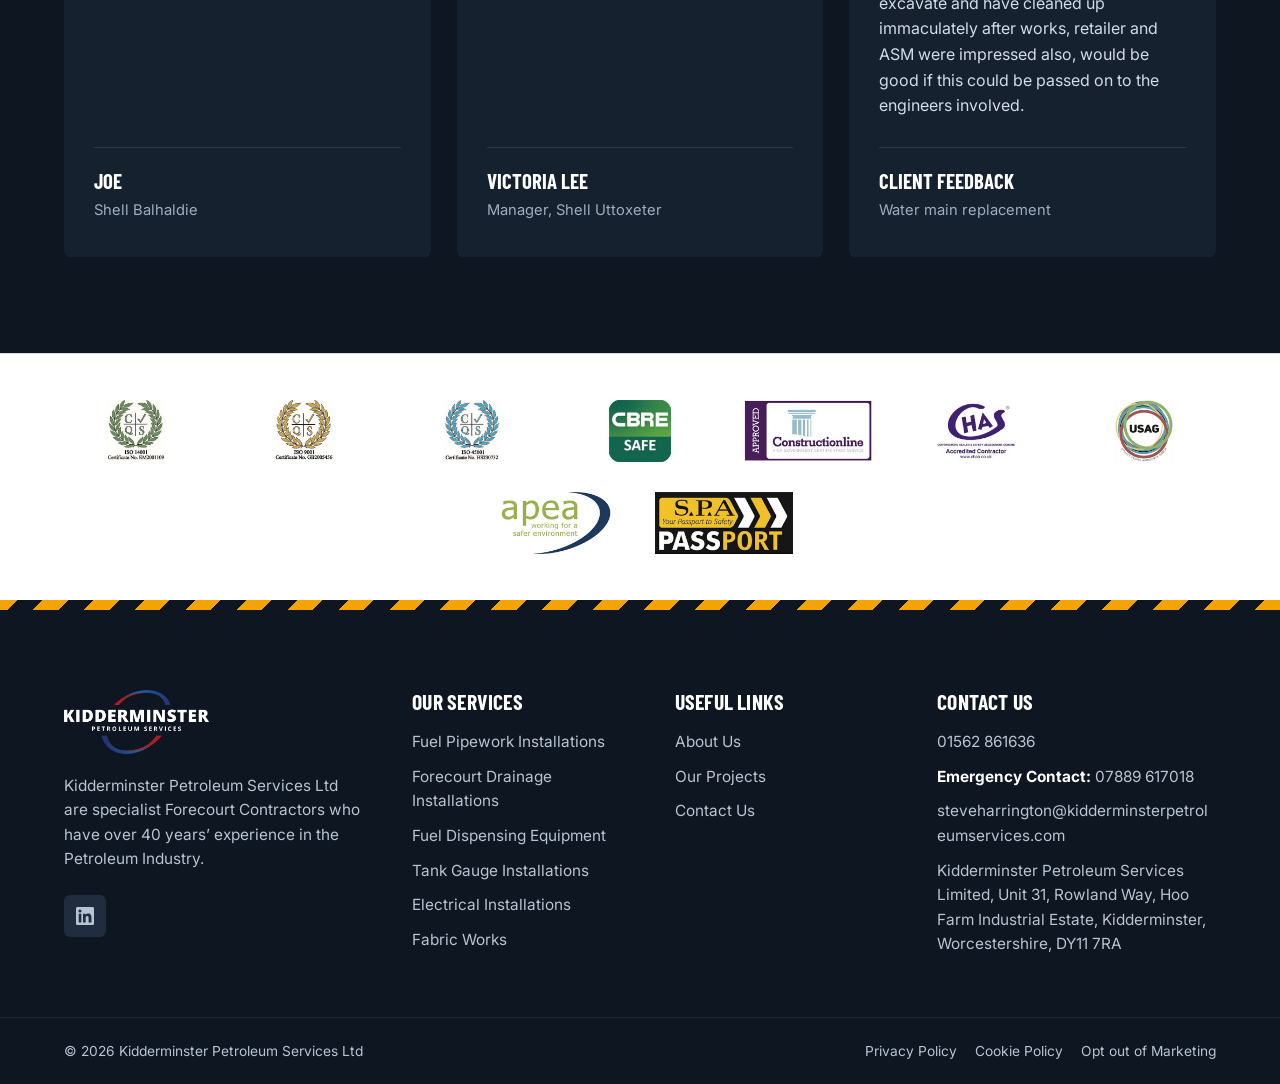
<file: projects.html>
<!doctype html>
<html lang="en-GB">
<head>
<meta charset="utf-8">
<meta name="viewport" content="width=device-width, initial-scale=1">
<title>Projects | Kidderminster Petroleum Services</title>
<meta name="description" content="Featured forecourt projects: Shell Beaconsfield, Norden, Shell Saxondale and Astley Cross.">
<link rel="preconnect" href="https://fonts.googleapis.com">
<link rel="preconnect" href="https://fonts.gstatic.com" crossorigin>
<link href="https://fonts.googleapis.com/css2?family=Barlow+Condensed:wght@600;700&family=Inter:wght@400;500;600&display=swap" rel="stylesheet">
<link rel="stylesheet" href="assets/css/styles.css">
</head>
<body data-page="projects">
<div id="site-header"></div>
<section class="page-banner" data-img="2023/01/project-1-nano-vapour-1080x675.jpg">
  <div class="wrap"><div class="eyebrow">Projects</div><h1>Projects</h1>
  <div class="crumbs"><a href="index.html">Home</a> / Projects</div></div>
</section>
<div class="hazard"></div>
<section>
  <div class="wrap">
    <div class="section-head reveal">
      <div class="eyebrow">Featured Projects</div>
      <h2>From Minor Maintenance to Full Re-Development Work</h2>
      <p>With over 40 years in the petroleum industry and more than 25 multi-skilled service engineers nationwide, we provide a start to finish service for forecourt infrastructure.</p>
    </div>
    <div class="projects">
      <a class="project reveal" href="https://www.kidderminsterpetroleumservices.com/shell-beaconsfield/"><img data-img="2023/01/project-1-nano-vapour-1080x675.jpg" alt="Shell Beaconsfield" loading="lazy"><div class="cap"><h3>Shell Beaconsfield</h3><span class="view">View Project</span></div></a>
      <a class="project reveal" href="https://www.kidderminsterpetroleumservices.com/rontec-bp-norden/"><img data-img="2023/01/bp-norden-image-1-1080x675.jpg" alt="Norden" loading="lazy"><div class="cap"><h3>Norden</h3><span class="view">View Project</span></div></a>
      <a class="project reveal" href="https://www.kidderminsterpetroleumservices.com/shell-saxondale/"><img data-img="2023/01/project-3-hgv-island-1080x675.jpg" alt="Shell Saxondale" loading="lazy"><div class="cap"><h3>Shell Saxondale</h3><span class="view">View Project</span></div></a>
      <a class="project reveal" href="https://www.kidderminsterpetroleumservices.com/astley-cross/"><img data-img="2023/01/astley-cross-image-2-1080x675.jpg" alt="Astley Cross" loading="lazy"><div class="cap"><h3>Astley Cross</h3><span class="view">View Project</span></div></a>
    </div>
  </div>
</section>
<!-- CLIENTS -->
<section class="bg-paper">
  <div class="wrap">
    <div class="section-head center reveal">
      <div class="eyebrow">Clients we have worked with</div>
      <h2>Trusted by Leading Brands</h2>
      <p>Kidderminster Petroleum has built a vast portfolio working with various leading companies.</p>
    </div>
    <div class="logo-row reveal">
      <div><img data-img="2023/04/Shell-logo-1.jpg" alt="Shell" loading="lazy"></div>
      <div><img data-img="2023/04/texaco-logo-1.jpg" alt="Texaco" loading="lazy"></div>
      <div><img data-img="2023/04/gulf-logo-1.jpg" alt="Gulf" loading="lazy"></div>
      <div><img data-img="2023/04/Sainsburys-logo-1.jpg" alt="Sainsbury's" loading="lazy"></div>
      <div><img data-img="2023/04/co-op-1.jpg" alt="Co-op" loading="lazy"></div>
      <div><img data-img="2023/04/Petroassist-logo-1.jpg" alt="Petroassist" loading="lazy"></div>
      <div><img data-img="2023/04/rontec-1.jpg" alt="Rontec" loading="lazy"></div>
      <div><img data-img="2023/04/vinci-logo-1.jpg" alt="Vinci" loading="lazy"></div>
      <div><img data-img="2023/04/sheco-logo-1.jpg" alt="Sheco" loading="lazy"></div>
      <div><img data-img="2023/05/tsg-logo-1.jpg" alt="TSG" loading="lazy"></div>
    </div>
  </div>
</section>
<div class="cta-band"><div class="wrap">
  <div><h2>Need an engineer on site?</h2><p>24 hour, 7 day emergency response, 365 days a year.</p></div>
  <div style="display:flex;gap:12px;flex-wrap:wrap"><a class="btn btn-dark" href="tel:07889617018">Call 07889 617018</a><a class="btn btn-dark" href="contact.html" style="background:transparent;color:var(--ink);border-color:var(--ink)">Send an Enquiry</a></div>
</div></div>
<!-- TESTIMONIALS -->
<section class="bg-ink on-dark">
  <div class="wrap">
    <div class="section-head center reveal">
      <div class="eyebrow">Testimonials</div>
      <h2 style="color:#fff">What Our Clients Say</h2>
    </div>
    <div class="quotes">
      <blockquote class="quote reveal" style="margin:0">
        <div class="mark">&ldquo;</div>
        <p>We are pleased to say thanks to KPS for fixing the major water leak on our site, your team did an excellent job on health &amp; safety. They left our site clean and tidy after a few weeks of heavy rain.</p>
        <p>We really looking forward to working with you in future.</p>
        <footer><b>Joe</b><span>Shell Balhaldie</span></footer>
      </blockquote>
      <blockquote class="quote reveal" style="margin:0">
        <div class="mark">&ldquo;</div>
        <p>Would just like to say how pleased we were with Kidderminster petroleum, during the close/reopen of Shell Uttoxeter for the roadworks. Everyone involved was polite, tidy friendly and extremely efficient.</p>
        <p>So, a big thank you to them all.</p>
        <footer><b>Victoria Lee</b><span>Manager, Shell Uttoxeter</span></footer>
      </blockquote>
      <blockquote class="quote reveal" style="margin:0">
        <div class="mark">&ldquo;</div>
        <p>Just a quick message to say what a great job Kidderminster Petroleum engineers did in replacing the water main on site, their work ethic was second to none and have put in place various new chambers with isolation valves on all new lines so mains can be isolated to both air/water units and sales building separately, they reinstating the areas they had to excavate and have cleaned up immaculately after works, retailer and ASM were impressed also, would be good if this could be passed on to the engineers involved.</p>
        <footer><b>Client Feedback</b><span>Water main replacement</span></footer>
      </blockquote>
    </div>
  </div>
</section>
<div id="site-footer"></div>
<script src="assets/js/site.js"></script>
</body>
</html>
</file>
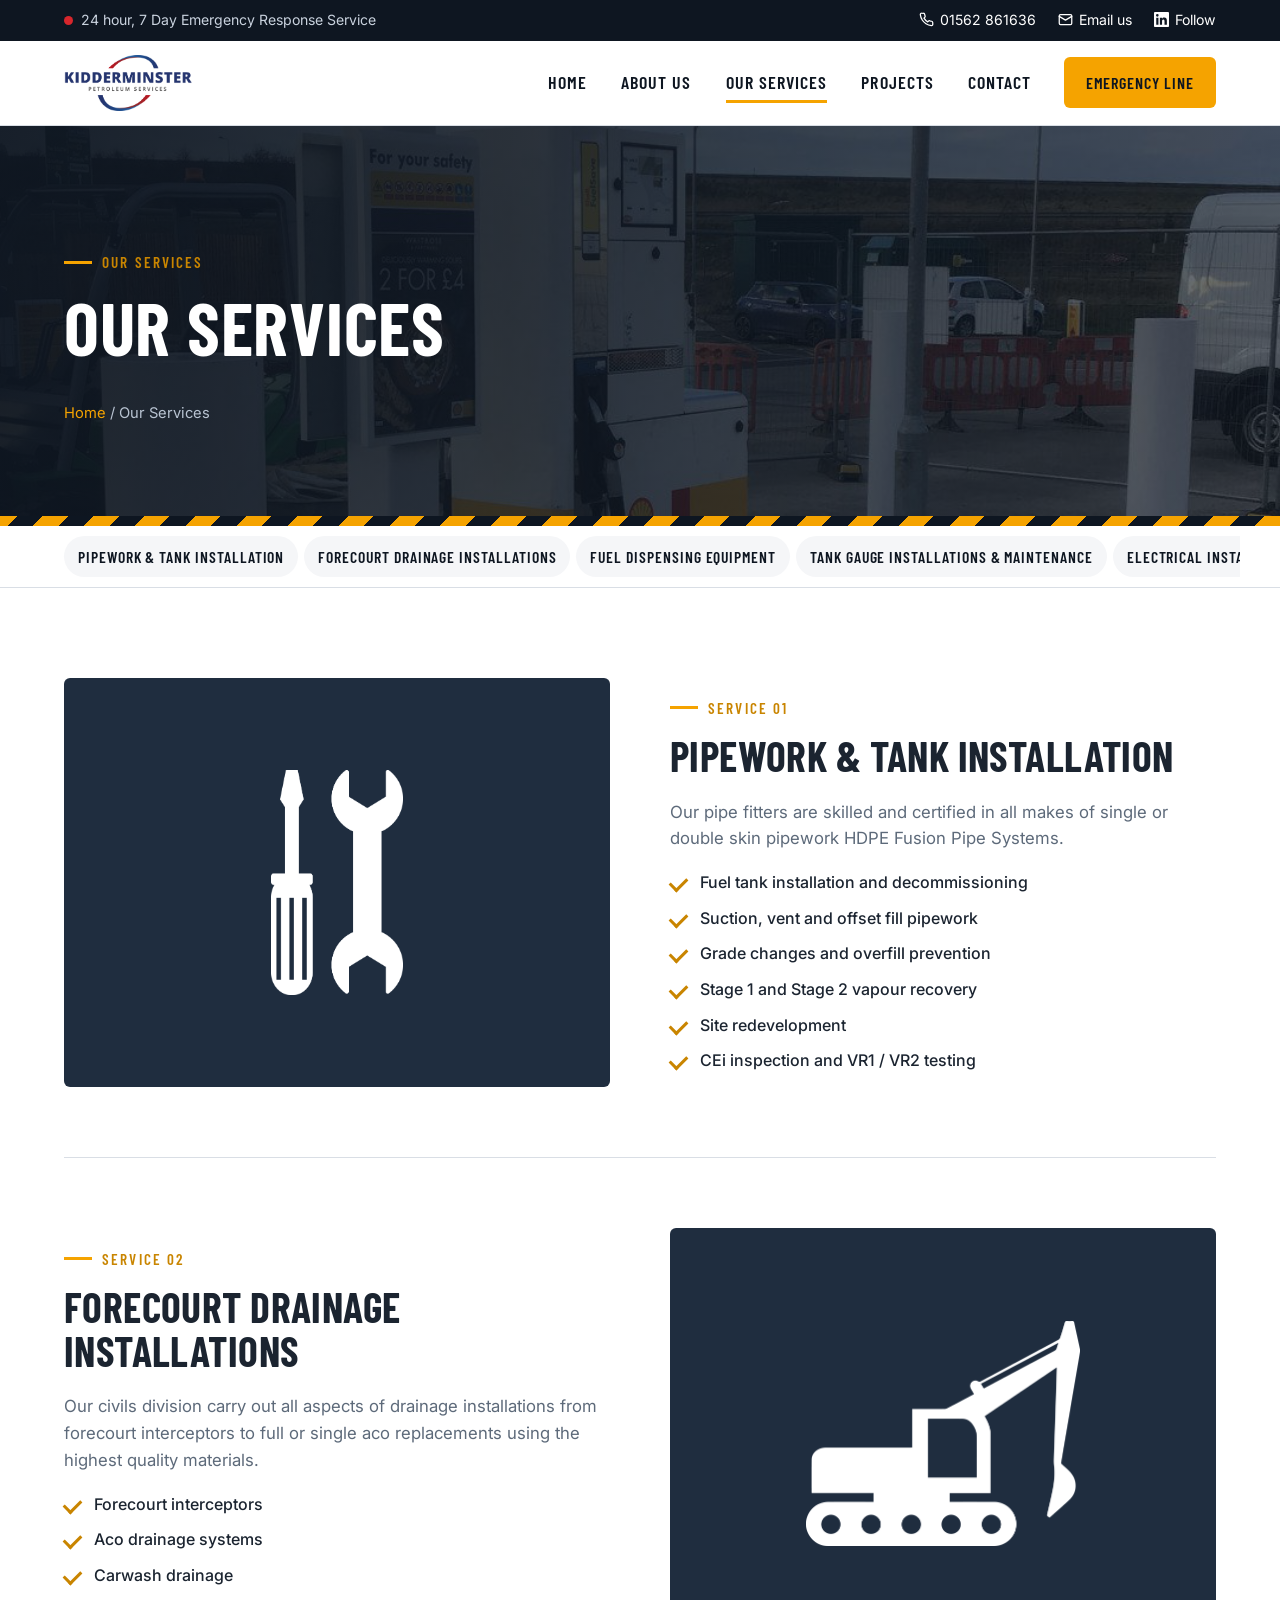
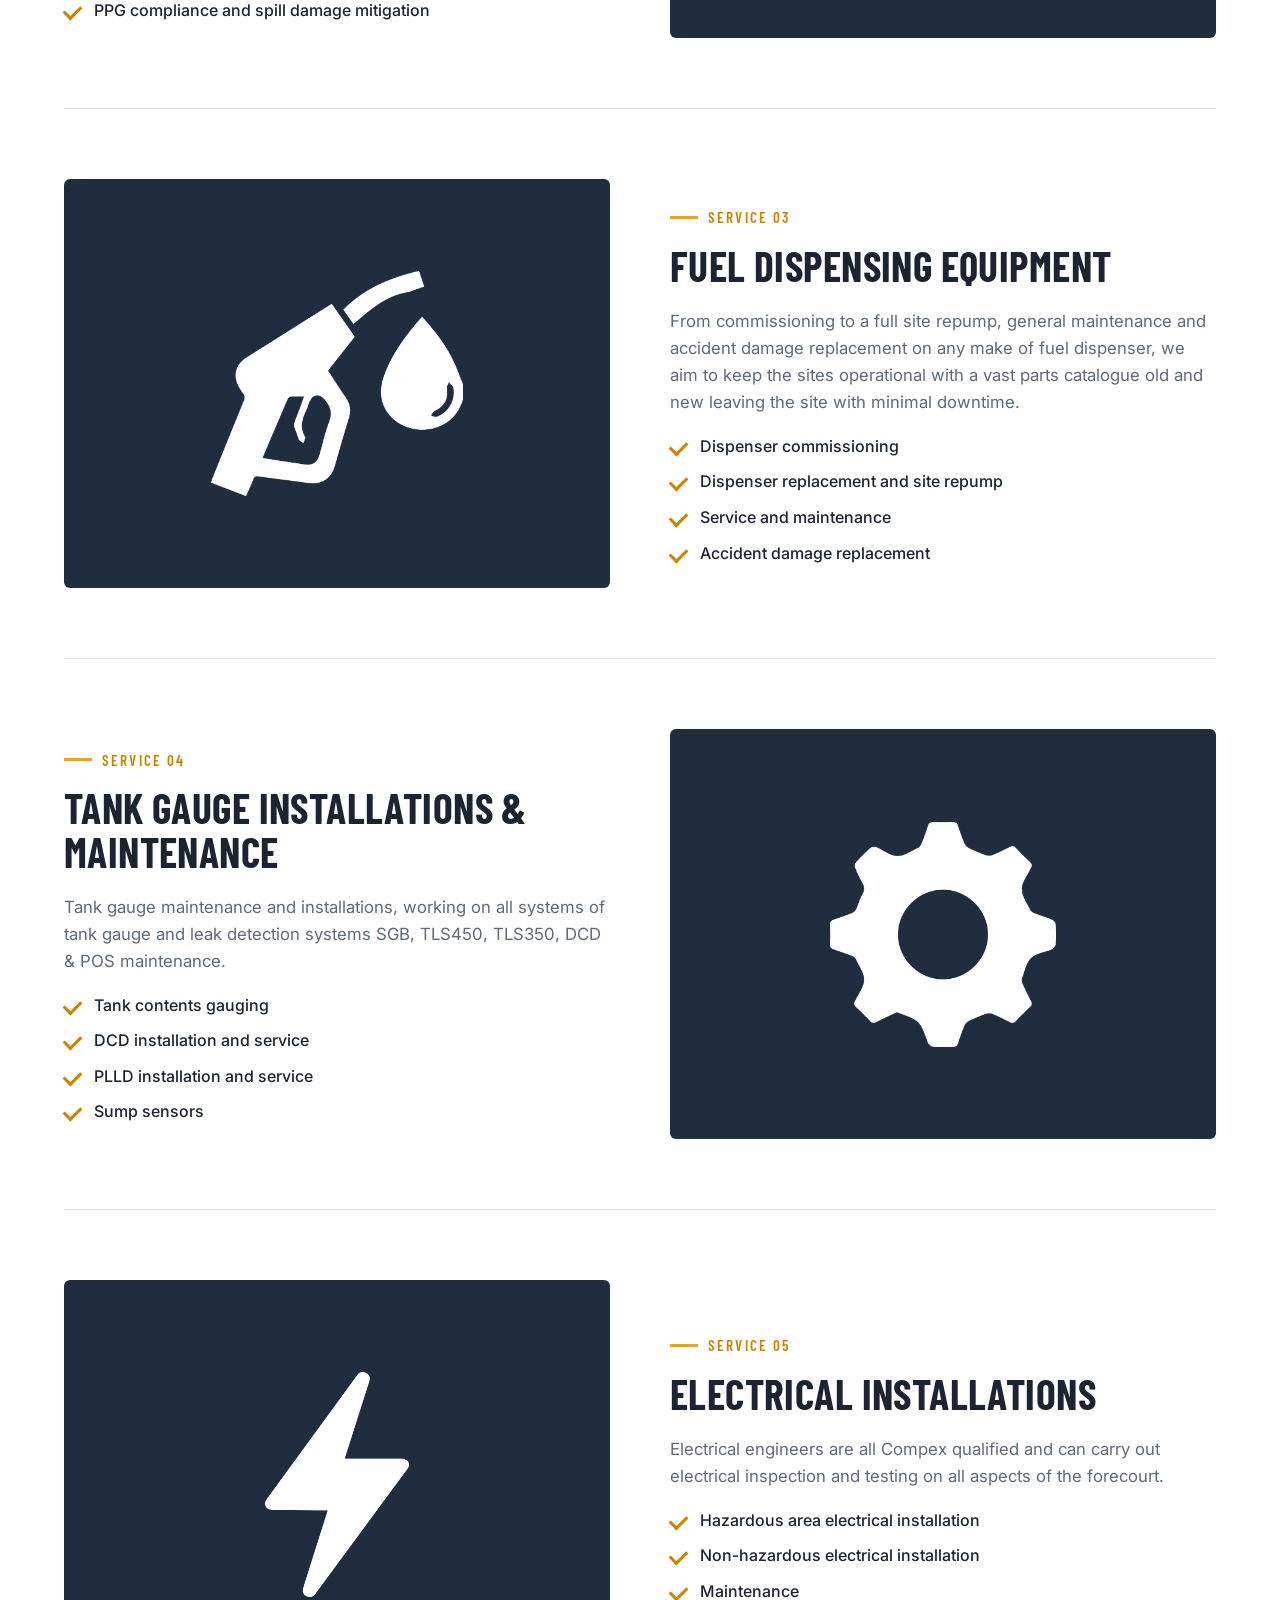
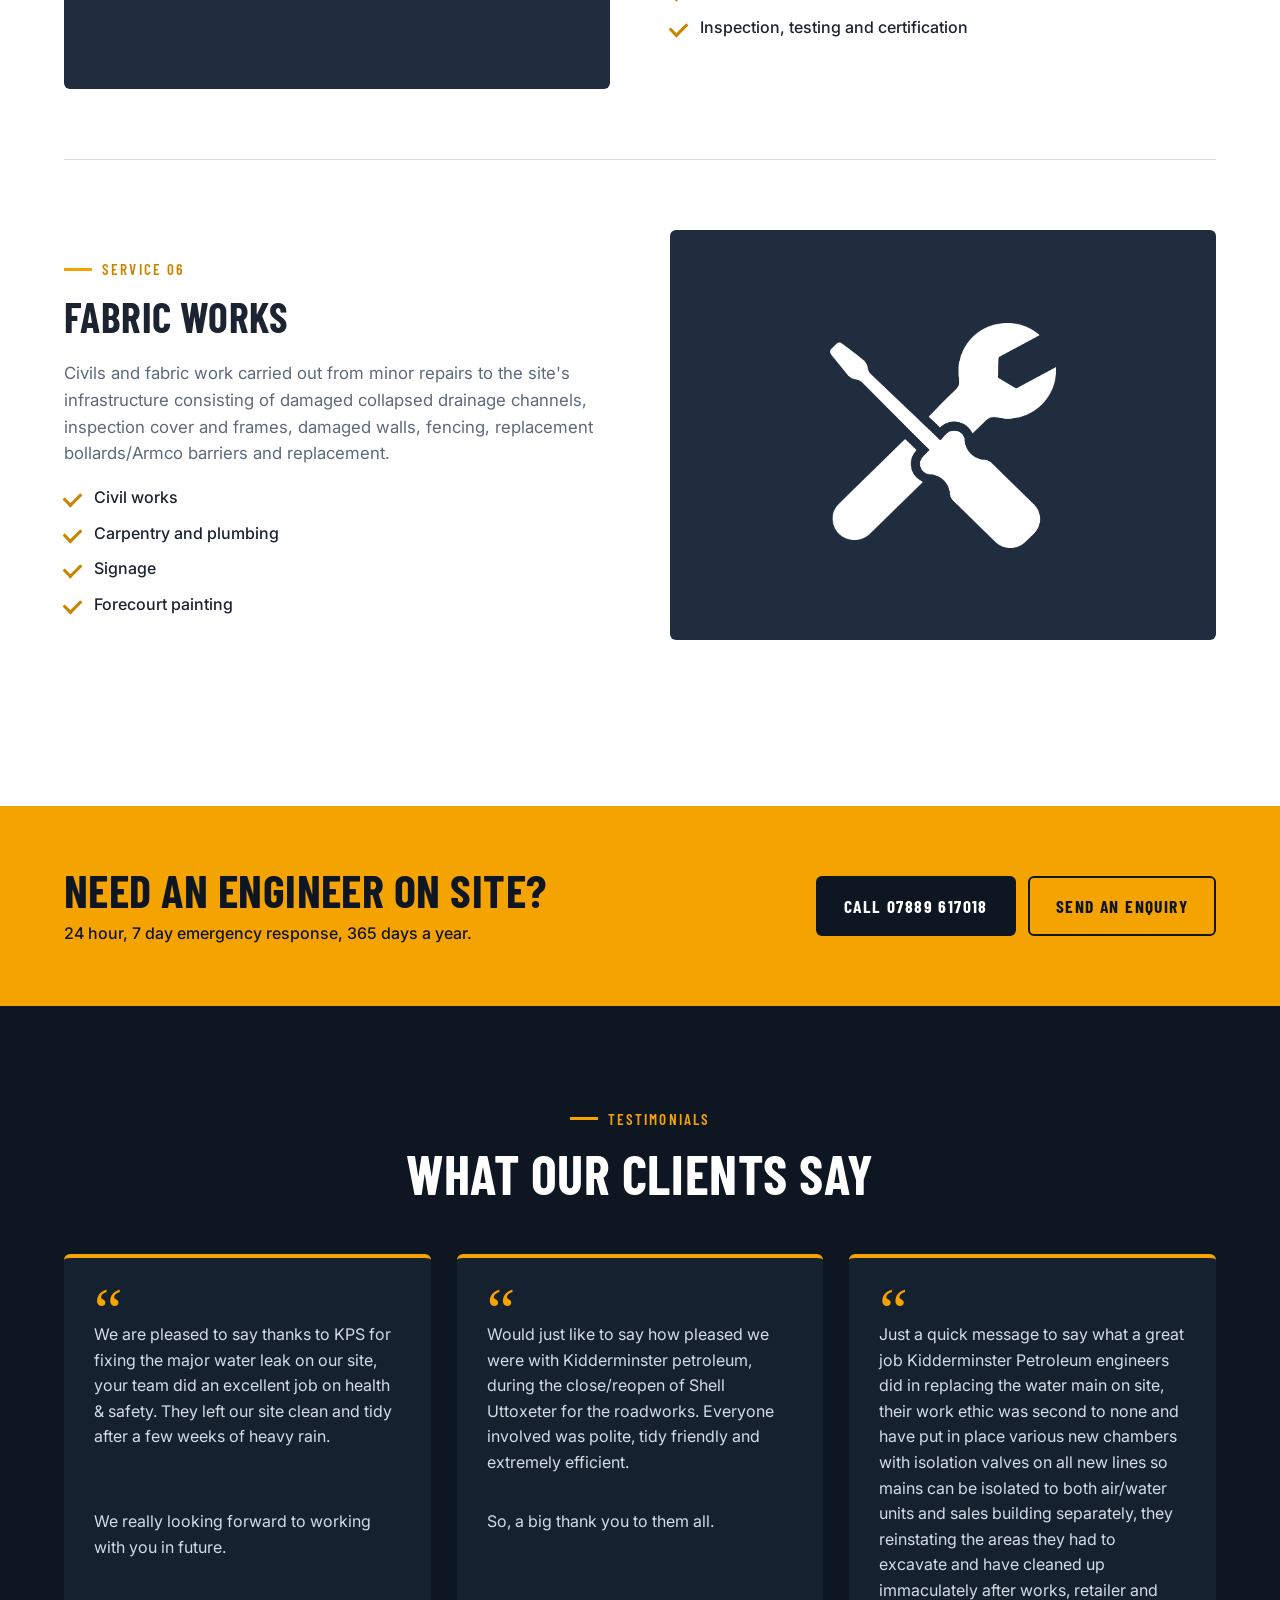
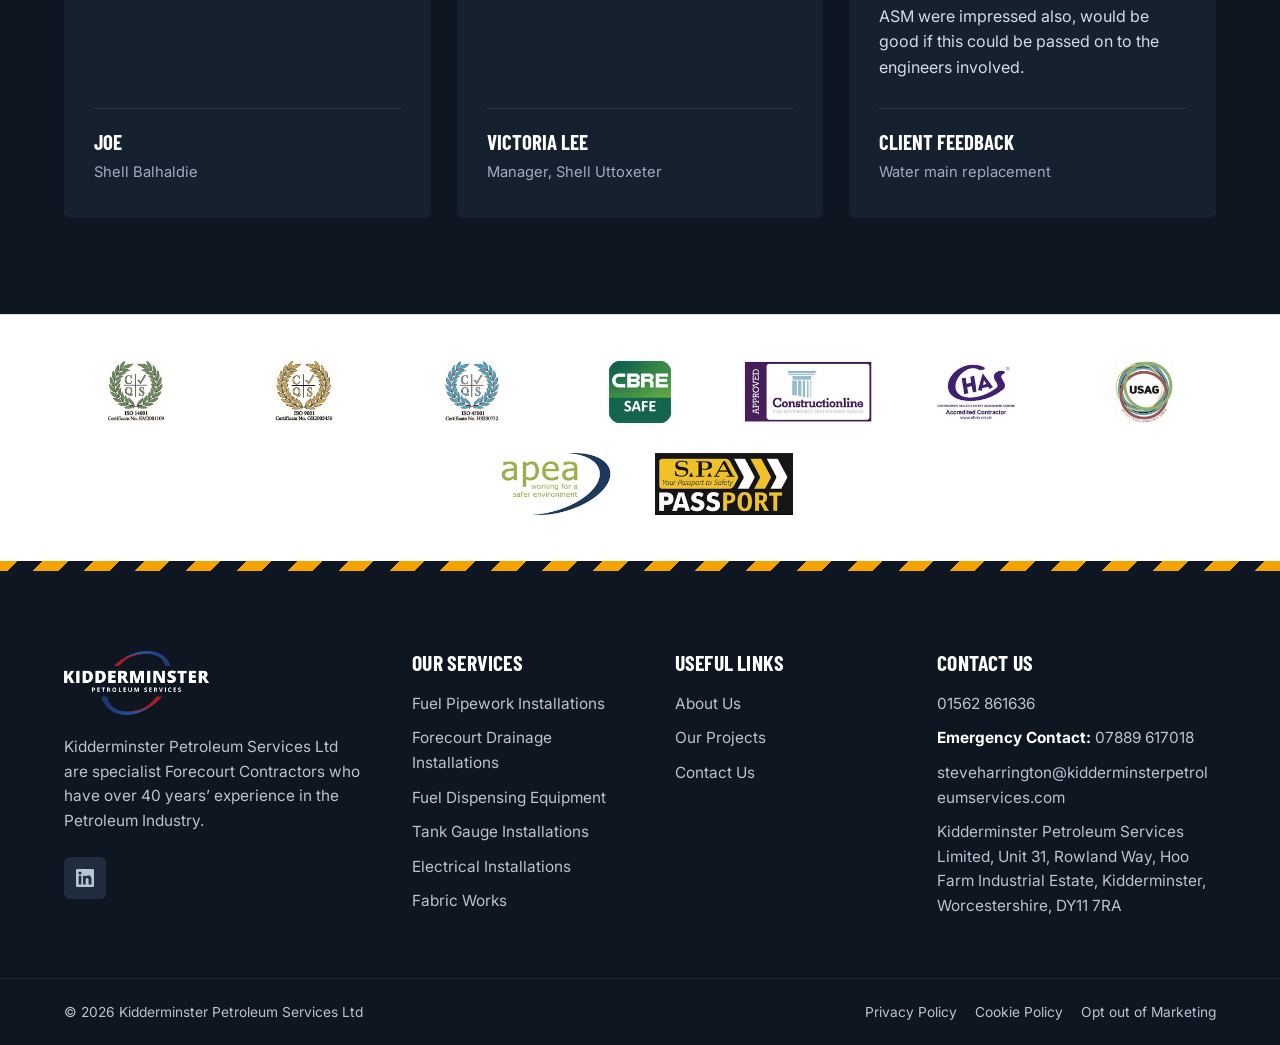
<file: services.html>
<!doctype html>
<html lang="en-GB">
<head>
<meta charset="utf-8">
<meta name="viewport" content="width=device-width, initial-scale=1">
<title>Our Services | Kidderminster Petroleum Services</title>
<meta name="description" content="Pipework and tank installation, forecourt drainage, fuel dispensing equipment, tank gauges, electrical installations and fabric works.">
<link rel="preconnect" href="https://fonts.googleapis.com">
<link rel="preconnect" href="https://fonts.gstatic.com" crossorigin>
<link href="https://fonts.googleapis.com/css2?family=Barlow+Condensed:wght@600;700&family=Inter:wght@400;500;600&display=swap" rel="stylesheet">
<link rel="stylesheet" href="assets/css/styles.css">
</head>
<body data-page="services">
<div id="site-header"></div>
<section class="page-banner" data-img="2023/01/project-3-hgv-island-1080x675.jpg">
  <div class="wrap"><div class="eyebrow">Our Services</div><h1>Our Services</h1>
  <div class="crumbs"><a href="index.html">Home</a> / Our Services</div></div>
</section>
<div class="hazard"></div>
<nav class="svc-tabs"><div class="wrap"><a href="#pipework">Pipework &amp; Tank Installation</a><a href="#drainage-installations">Forecourt Drainage Installations</a><a href="#dispensing-equipment">Fuel Dispensing Equipment</a><a href="#tank-gauge">Tank Gauge Installations &amp; Maintenance</a><a href="#electrical-installations">Electrical Installations</a><a href="#fabric-works">Fabric Works</a></div></nav>
<section style="padding-top:20px"><div class="wrap">
<div class="svc-detail reveal" id="pipework">
  <div class="media"><img data-img="2023/01/fuel_pipework-installations.png" alt="Pipework &amp; Tank Installation" loading="lazy"></div>
  <div><div class="eyebrow">Service 01</div><h2>Pipework &amp; Tank Installation</h2><p>Our pipe fitters are skilled and certified in all makes of single or double skin pipework HDPE Fusion Pipe Systems.</p><ul class="tick-list"><li>Fuel tank installation and decommissioning</li><li>Suction, vent and offset fill pipework</li><li>Grade changes and overfill prevention</li><li>Stage 1 and Stage 2 vapour recovery</li><li>Site redevelopment</li><li>CEi inspection and VR1 / VR2 testing</li></ul></div>
</div>
<div class="svc-detail reveal" id="drainage-installations">
  <div class="media"><img data-img="2023/01/forecourt-drainage-installations.png" alt="Forecourt Drainage Installations" loading="lazy"></div>
  <div><div class="eyebrow">Service 02</div><h2>Forecourt Drainage Installations</h2><p>Our civils division carry out all aspects of drainage installations from forecourt interceptors to full or single aco replacements using the highest quality materials.</p><ul class="tick-list"><li>Forecourt interceptors</li><li>Aco drainage systems</li><li>Carwash drainage</li><li>PPG compliance and spill damage mitigation</li></ul></div>
</div>
<div class="svc-detail reveal" id="dispensing-equipment">
  <div class="media"><img data-img="2023/01/fuel-dispensing-equipment.png" alt="Fuel Dispensing Equipment" loading="lazy"></div>
  <div><div class="eyebrow">Service 03</div><h2>Fuel Dispensing Equipment</h2><p>From commissioning to a full site repump, general maintenance and accident damage replacement on any make of fuel dispenser, we aim to keep the sites operational with a vast parts catalogue old and new leaving the site with minimal downtime.</p><ul class="tick-list"><li>Dispenser commissioning</li><li>Dispenser replacement and site repump</li><li>Service and maintenance</li><li>Accident damage replacement</li></ul></div>
</div>
<div class="svc-detail reveal" id="tank-gauge">
  <div class="media"><img data-img="2023/01/tank-gauge-installations.png" alt="Tank Gauge Installations &amp; Maintenance" loading="lazy"></div>
  <div><div class="eyebrow">Service 04</div><h2>Tank Gauge Installations &amp; Maintenance</h2><p>Tank gauge maintenance and installations, working on all systems of tank gauge and leak detection systems SGB, TLS450, TLS350, DCD &amp; POS maintenance.</p><ul class="tick-list"><li>Tank contents gauging</li><li>DCD installation and service</li><li>PLLD installation and service</li><li>Sump sensors</li></ul></div>
</div>
<div class="svc-detail reveal" id="electrical-installations">
  <div class="media"><img data-img="2023/01/electrical-installations.png" alt="Electrical Installations" loading="lazy"></div>
  <div><div class="eyebrow">Service 05</div><h2>Electrical Installations</h2><p>Electrical engineers are all Compex qualified and can carry out electrical inspection and testing on all aspects of the forecourt.</p><ul class="tick-list"><li>Hazardous area electrical installation</li><li>Non-hazardous electrical installation</li><li>Maintenance</li><li>Inspection, testing and certification</li></ul></div>
</div>
<div class="svc-detail reveal" id="fabric-works">
  <div class="media"><img data-img="2023/01/fabric-works.png" alt="Fabric Works" loading="lazy"></div>
  <div><div class="eyebrow">Service 06</div><h2>Fabric Works</h2><p>Civils and fabric work carried out from minor repairs to the site's infrastructure consisting of damaged collapsed drainage channels, inspection cover and frames, damaged walls, fencing, replacement bollards/Armco barriers and replacement.</p><ul class="tick-list"><li>Civil works</li><li>Carpentry and plumbing</li><li>Signage</li><li>Forecourt painting</li></ul></div>
</div>
</div></section>
<div class="cta-band"><div class="wrap">
  <div><h2>Need an engineer on site?</h2><p>24 hour, 7 day emergency response, 365 days a year.</p></div>
  <div style="display:flex;gap:12px;flex-wrap:wrap"><a class="btn btn-dark" href="tel:07889617018">Call 07889 617018</a><a class="btn btn-dark" href="contact.html" style="background:transparent;color:var(--ink);border-color:var(--ink)">Send an Enquiry</a></div>
</div></div>
<!-- TESTIMONIALS -->
<section class="bg-ink on-dark">
  <div class="wrap">
    <div class="section-head center reveal">
      <div class="eyebrow">Testimonials</div>
      <h2 style="color:#fff">What Our Clients Say</h2>
    </div>
    <div class="quotes">
      <blockquote class="quote reveal" style="margin:0">
        <div class="mark">&ldquo;</div>
        <p>We are pleased to say thanks to KPS for fixing the major water leak on our site, your team did an excellent job on health &amp; safety. They left our site clean and tidy after a few weeks of heavy rain.</p>
        <p>We really looking forward to working with you in future.</p>
        <footer><b>Joe</b><span>Shell Balhaldie</span></footer>
      </blockquote>
      <blockquote class="quote reveal" style="margin:0">
        <div class="mark">&ldquo;</div>
        <p>Would just like to say how pleased we were with Kidderminster petroleum, during the close/reopen of Shell Uttoxeter for the roadworks. Everyone involved was polite, tidy friendly and extremely efficient.</p>
        <p>So, a big thank you to them all.</p>
        <footer><b>Victoria Lee</b><span>Manager, Shell Uttoxeter</span></footer>
      </blockquote>
      <blockquote class="quote reveal" style="margin:0">
        <div class="mark">&ldquo;</div>
        <p>Just a quick message to say what a great job Kidderminster Petroleum engineers did in replacing the water main on site, their work ethic was second to none and have put in place various new chambers with isolation valves on all new lines so mains can be isolated to both air/water units and sales building separately, they reinstating the areas they had to excavate and have cleaned up immaculately after works, retailer and ASM were impressed also, would be good if this could be passed on to the engineers involved.</p>
        <footer><b>Client Feedback</b><span>Water main replacement</span></footer>
      </blockquote>
    </div>
  </div>
</section>
<div id="site-footer"></div>
<script src="assets/js/site.js"></script>
</body>
</html>
</file>
<file: assets/css/styles.css>
/* KPS redesign mockup: shared styles */
:root {
  --ink: #0e1621;
  --ink-2: #16212f;
  --ink-3: #1f2d3f;
  --steel: #5b6b80;
  --line: #d9dee5;
  --paper: #f5f6f8;
  --white: #ffffff;
  --amber: #f5a300;
  --amber-dark: #c98500;
  --red: #d7262c;
  --text: #1b2430;
  --muted: #5d6a7a;
  --radius: 6px;
  --max: 1200px;
  --display: "Barlow Condensed", "Arial Narrow", sans-serif;
  --body: "Inter", system-ui, -apple-system, Segoe UI, Roboto, sans-serif;
}

* { box-sizing: border-box; }
html { scroll-behavior: smooth; }
body {
  margin: 0;
  overflow-x: hidden;
  font-family: var(--body);
  color: var(--text);
  background: var(--white);
  line-height: 1.6;
  -webkit-font-smoothing: antialiased;
}
img { max-width: 100%; display: block; }
a { color: inherit; }
h1, h2, h3, h4 {
  font-family: var(--display);
  font-weight: 700;
  line-height: 1.05;
  margin: 0 0 .5em;
  letter-spacing: .01em;
}
p { margin: 0 0 1em; }
.wrap { width: 100%; max-width: var(--max); margin: 0 auto; padding-left: max(24px, env(safe-area-inset-left, 0px)); padding-right: max(24px, env(safe-area-inset-right, 0px)); }
.eyebrow {
  display: inline-flex; align-items: center; gap: 10px;
  font-family: var(--display); font-weight: 600;
  text-transform: uppercase; letter-spacing: .14em; font-size: .95rem;
  color: var(--amber-dark); margin-bottom: 14px;
}
.eyebrow::before { content: ""; width: 28px; height: 3px; background: var(--amber); }
.on-dark .eyebrow { color: var(--amber); }

/* Buttons */
.btn {
  display: inline-flex; align-items: center; gap: 10px;
  padding: 14px 26px; border-radius: var(--radius);
  font-family: var(--display); font-weight: 700; font-size: 1.1rem;
  text-transform: uppercase; letter-spacing: .08em; text-decoration: none;
  border: 2px solid transparent; transition: background .2s, color .2s, border-color .2s, transform .2s;
  cursor: pointer;
}
.btn:hover { transform: translateY(-2px); }
.btn-amber { background: var(--amber); color: var(--ink); }
.btn-amber:hover { background: #ffb81f; }
.btn-ghost { border-color: rgba(255,255,255,.55); color: var(--white); }
.btn-ghost:hover { background: var(--white); color: var(--ink); }
.btn-dark { background: var(--ink); color: var(--white); }
.btn-dark:hover { background: var(--ink-3); }
.arrow { width: 18px; height: 18px; }

/* Top bar */
.topbar { background: var(--ink); color: #c9d2de; font-size: .88rem; }
.topbar .wrap { display: flex; justify-content: space-between; align-items: center; gap: 16px; padding-top: 9px; padding-bottom: 9px; flex-wrap: wrap; }
.topbar a { text-decoration: none; color: #fff; }
.topbar .alert { display: flex; align-items: center; gap: 8px; }
.pulse { width: 9px; height: 9px; border-radius: 50%; background: var(--red); box-shadow: 0 0 0 0 rgba(215,38,44,.7); animation: pulse 1.8s infinite; }
@keyframes pulse { 70% { box-shadow: 0 0 0 9px rgba(215,38,44,0); } 100% { box-shadow: 0 0 0 0 rgba(215,38,44,0); } }
.topbar .right { display: flex; gap: 22px; align-items: center; }
.topbar svg { width: 15px; height: 15px; vertical-align: -2px; margin-right: 6px; }

/* Header */
.site-header { position: sticky; top: env(safe-area-inset-top, 0px); z-index: 50; background: var(--white); border-bottom: 1px solid var(--line); transition: box-shadow .2s; }
.site-header.scrolled { box-shadow: 0 6px 24px rgba(14,22,33,.08); }
.site-header .wrap { display: flex; align-items: center; justify-content: space-between; height: 84px; }
.brand img { height: 56px; width: auto; }
.nav { display: flex; align-items: center; gap: 6px; }
.nav a {
  font-family: var(--display); font-weight: 600; font-size: 1.12rem;
  text-transform: uppercase; letter-spacing: .06em; text-decoration: none;
  padding: 10px 14px; color: var(--ink); position: relative; white-space: nowrap;
}
.nav a::after { content: ""; position: absolute; left: 14px; right: 14px; bottom: 4px; height: 3px; background: var(--amber); transform: scaleX(0); transition: transform .2s; transform-origin: left; }
.nav a:hover::after, .nav a.active::after { transform: scaleX(1); }
.nav .btn { margin-left: 12px; padding: 11px 20px; font-size: 1rem; }
.nav .btn::after { display: none; }
.menu-toggle { display: none; background: none; border: 0; padding: 8px; cursor: pointer; }
.menu-toggle span { display: block; width: 26px; height: 3px; background: var(--ink); margin: 5px 0; transition: .2s; }

/* Hero */
.hero {
  position: relative; color: var(--white); overflow: hidden;
  background: var(--ink) center/cover no-repeat;
  min-height: 640px; display: flex; align-items: center;
}
.hero::before {
  content: ""; position: absolute; inset: 0;
  background: linear-gradient(100deg, rgba(14,22,33,.95) 0%, rgba(14,22,33,.82) 45%, rgba(14,22,33,.35) 100%);
}
.hero .wrap { position: relative; padding-top: 90px; padding-bottom: 110px; }
.hero h1 { font-size: clamp(3rem, 7vw, 5.6rem); text-transform: uppercase; max-width: 780px; }
.hero h1 em { font-style: normal; color: var(--amber); }
.hero p.lead { font-size: 1.25rem; color: #d3dbe6; max-width: 560px; margin-bottom: 34px; }
.hero .actions { display: flex; gap: 14px; flex-wrap: wrap; }
.hero-logo { height: 70px; width: auto; margin-bottom: 26px; opacity: .95; }
.hazard { height: 10px; background: repeating-linear-gradient(-45deg, var(--amber) 0 18px, var(--ink) 18px 36px); }

/* Stats strip */
.stats { background: var(--ink-2); color: var(--white); }
.stats .wrap { display: grid; grid-template-columns: repeat(4, 1fr); }
.stat { padding: 34px 24px; border-left: 1px solid rgba(255,255,255,.08); }
.stat:last-child { border-right: 1px solid rgba(255,255,255,.08); }
.stat b { display: block; font-family: var(--display); font-size: 3rem; line-height: 1; color: var(--amber); }
.stat span { font-size: .95rem; color: #b9c4d2; text-transform: uppercase; letter-spacing: .08em; }

/* Sections */
section { padding: 96px 0; }
.section-head { max-width: 720px; margin-bottom: 52px; }
.section-head h2 { font-size: clamp(2.3rem, 4.5vw, 3.4rem); text-transform: uppercase; }
.section-head p { color: var(--muted); font-size: 1.1rem; }
.center { text-align: center; margin-left: auto; margin-right: auto; }
.center .eyebrow { justify-content: center; }
.bg-paper { background: var(--paper); }
.bg-ink { background: var(--ink); color: var(--white); }
.bg-ink .section-head p { color: #b9c4d2; }

/* Intro split */
.split { display: grid; grid-template-columns: 1.05fr 1fr; gap: 70px; align-items: center; }
.split h2 { font-size: clamp(2.3rem, 4.5vw, 3.4rem); text-transform: uppercase; }
.split h2 em { font-style: normal; color: var(--amber-dark); }
.split p { color: var(--muted); font-size: 1.08rem; }
.badge-years {
  position: relative; border-radius: var(--radius); overflow: hidden;
  aspect-ratio: 4/3; background: var(--ink) center/cover;
}
.badge-years .tag {
  position: absolute; left: 0; bottom: 0; background: var(--amber); color: var(--ink);
  padding: 22px 28px; font-family: var(--display); text-transform: uppercase;
}
.badge-years .tag b { display: block; font-size: 3.4rem; line-height: .9; }
.badge-years .tag span { font-weight: 600; letter-spacing: .08em; }

/* Services grid */
.services { display: grid; grid-template-columns: repeat(3, 1fr); gap: 26px; }
.service {
  background: var(--white); border: 1px solid var(--line); border-radius: var(--radius);
  overflow: hidden; display: flex; flex-direction: column; transition: transform .25s, box-shadow .25s;
}
.service:hover { transform: translateY(-6px); box-shadow: 0 18px 40px rgba(14,22,33,.12); }
.service .img { aspect-ratio: 16/10; background: var(--ink-3); overflow: hidden; }
.service .img img { width: 100%; height: 100%; object-fit: cover; transition: transform .5s; }
.service:hover .img img { transform: scale(1.05); }
.service .body { padding: 26px 26px 28px; display: flex; flex-direction: column; flex: 1; }
.service .num { font-family: var(--display); color: var(--amber-dark); font-weight: 700; letter-spacing: .1em; margin-bottom: 6px; }
.service h3 { font-size: 1.7rem; text-transform: uppercase; }
.service p { color: var(--muted); flex: 1; }
.link-more {
  font-family: var(--display); font-weight: 700; text-transform: uppercase; letter-spacing: .08em;
  text-decoration: none; color: var(--ink); display: inline-flex; gap: 8px; align-items: center;
  border-bottom: 2px solid var(--amber); align-self: flex-start; padding-bottom: 2px;
}

/* Emergency block */
.emergency { position: relative; overflow: hidden; }
.emergency .split p { color: #c3ccd8; }
.emergency h2 { color: var(--white); }
.checks { list-style: none; padding: 0; margin: 28px 0 34px; display: grid; grid-template-columns: 1fr 1fr; gap: 14px 24px; }
.checks li { display: flex; gap: 12px; align-items: flex-start; font-weight: 600; color: var(--white); }
.checks svg { flex: none; width: 24px; height: 24px; color: var(--amber); margin-top: 1px; }
.map-card { background: var(--ink-2); border: 1px solid rgba(255,255,255,.08); border-radius: var(--radius); padding: 30px; text-align: center; }
.map-card img { margin: 0 auto 18px; max-height: 440px; width: auto; }
.map-card .phone { font-family: var(--display); font-size: 2.2rem; color: var(--amber); text-decoration: none; font-weight: 700; }
.map-card small { display: block; color: #9fadbf; text-transform: uppercase; letter-spacing: .12em; }

/* Projects */
.projects { display: grid; grid-template-columns: repeat(2, 1fr); gap: 26px; }
.project {
  position: relative; display: block; border-radius: var(--radius); overflow: hidden;
  aspect-ratio: 16/10; background: var(--ink-3); text-decoration: none; color: var(--white);
}
.project img { width: 100%; height: 100%; object-fit: cover; transition: transform .6s; }
.project:hover img { transform: scale(1.06); }
.project::after { content: ""; position: absolute; inset: 0; background: linear-gradient(to top, rgba(14,22,33,.92) 0%, rgba(14,22,33,.1) 60%); }
.project .cap { position: absolute; left: 0; right: 0; bottom: 0; padding: 28px; z-index: 1; display: flex; justify-content: space-between; align-items: flex-end; gap: 16px; }
.project h3 { font-size: 2.1rem; text-transform: uppercase; margin: 0; }
.project .view { font-family: var(--display); text-transform: uppercase; letter-spacing: .1em; font-weight: 700; background: var(--amber); color: var(--ink); padding: 8px 14px; border-radius: 4px; white-space: nowrap; }
.section-foot { margin-top: 44px; text-align: center; }

/* Clients */
.logo-row { display: grid; grid-template-columns: repeat(5, 1fr); gap: 18px; }
.logo-row div { background: var(--white); border: 1px solid var(--line); border-radius: var(--radius); display: flex; align-items: center; justify-content: center; padding: 18px; aspect-ratio: 5/3; }
.logo-row img { max-height: 70px; width: auto; filter: grayscale(1); opacity: .75; transition: .25s; }
.logo-row div:hover img { filter: none; opacity: 1; }

/* Testimonials */
.quotes { display: grid; grid-template-columns: repeat(3, 1fr); gap: 26px; }
.quote { background: var(--ink-2); border-radius: var(--radius); padding: 34px 30px; border-top: 4px solid var(--amber); display: flex; flex-direction: column; }
.quote .mark { font-family: Georgia, serif; font-size: 4rem; line-height: .6; color: var(--amber); height: 30px; }
.quote p { color: #d3dbe6; flex: 1; }
.quote footer { margin-top: 12px; border-top: 1px solid rgba(255,255,255,.1); padding-top: 16px; }
.quote footer b { display: block; font-family: var(--display); font-size: 1.3rem; text-transform: uppercase; color: var(--white); }
.quote footer span { color: #9fadbf; font-size: .92rem; }

/* Contact */
.contact-grid { display: grid; grid-template-columns: 1fr 1.15fr; gap: 60px; align-items: start; }
.contact-list { list-style: none; padding: 0; margin: 26px 0 0; display: grid; gap: 22px; }
.contact-list li { display: flex; gap: 16px; align-items: flex-start; }
.contact-list .ico { flex: none; width: 50px; height: 50px; border-radius: var(--radius); background: var(--ink); color: var(--amber); display: flex; align-items: center; justify-content: center; }
.contact-list .ico svg { width: 22px; height: 22px; }
.contact-list small { display: block; text-transform: uppercase; letter-spacing: .1em; color: var(--muted); font-size: .78rem; font-weight: 600; }
.contact-list a, .contact-list address { font-style: normal; text-decoration: none; color: var(--ink); font-weight: 600; word-break: break-word; }
.contact-list .em { color: var(--red); }
.form { background: var(--white); border: 1px solid var(--line); border-radius: var(--radius); padding: 36px; box-shadow: 0 18px 40px rgba(14,22,33,.06); }
.form h3 { font-size: 2rem; text-transform: uppercase; }
.form .row { display: grid; grid-template-columns: 1fr 1fr; gap: 16px; }
.field { margin-bottom: 16px; }
.field label { display: block; font-weight: 600; font-size: .9rem; margin-bottom: 6px; }
.field input, .field textarea {
  width: 100%; font: inherit; padding: 13px 14px; border: 1px solid var(--line); border-radius: var(--radius);
  background: var(--paper); transition: border-color .2s, background .2s;
}
.field input:focus, .field textarea:focus { outline: none; border-color: var(--amber); background: var(--white); }
.field textarea { min-height: 130px; resize: vertical; }
.radios { display: grid; gap: 8px; margin: 6px 0 22px; font-size: .92rem; color: var(--muted); }
.radios label { display: flex; gap: 10px; align-items: flex-start; cursor: pointer; }
.radios input { accent-color: var(--amber-dark); margin-top: 4px; }
.form-note { display: none; margin-top: 16px; padding: 14px 16px; background: #fff6e0; border-left: 4px solid var(--amber); border-radius: 4px; font-size: .95rem; }
.form-note.show { display: block; }
.map-embed { margin-top: 30px; border-radius: var(--radius); overflow: hidden; border: 1px solid var(--line); }
.map-embed iframe { display: block; width: 100%; height: 280px; border: 0; }

/* Accreditations */
.accred { padding: 46px 0; border-top: 1px solid var(--line); background: var(--white); }
.accred .wrap { display: flex; align-items: center; gap: 30px; flex-wrap: wrap; justify-content: center; }
.accred img { height: 62px; width: auto; filter: grayscale(.2); }

/* Page banner */
.page-banner { position: relative; color: var(--white); background: var(--ink) center/cover; padding: 120px 0 90px; }
.page-banner::before { content: ""; position: absolute; inset: 0; background: linear-gradient(100deg, rgba(14,22,33,.95), rgba(14,22,33,.6)); }
.page-banner .wrap { position: relative; }
.page-banner h1 { font-size: clamp(2.8rem, 6vw, 4.6rem); text-transform: uppercase; }
.crumbs { font-size: .92rem; color: #b9c4d2; }
.crumbs a { color: var(--amber); text-decoration: none; }

/* Services detail */
.svc-detail { display: grid; grid-template-columns: 1fr 1fr; gap: 60px; align-items: center; padding: 70px 0; border-bottom: 1px solid var(--line); scroll-margin-top: 100px; }
.svc-detail:last-child { border-bottom: 0; }
.svc-detail:nth-child(even) .media { order: 2; }
.svc-detail .media { border-radius: var(--radius); overflow: hidden; aspect-ratio: 4/3; background: var(--ink-3); }
.svc-detail .media img { width: 100%; height: 100%; object-fit: cover; }
.svc-detail h2 { font-size: 2.6rem; text-transform: uppercase; }
.svc-detail p { color: var(--muted); font-size: 1.05rem; }
.tick-list { list-style: none; padding: 0; margin: 18px 0 0; display: grid; gap: 10px; }
.tick-list li { padding-left: 30px; position: relative; font-weight: 500; }
.tick-list li::before { content: ""; position: absolute; left: 0; top: 7px; width: 14px; height: 8px; border-left: 3px solid var(--amber-dark); border-bottom: 3px solid var(--amber-dark); transform: rotate(-45deg); }
.svc-tabs { position: sticky; top: 84px; z-index: 40; background: var(--white); border-bottom: 1px solid var(--line); }
.svc-tabs .wrap { display: flex; gap: 6px; overflow-x: auto; padding-top: 10px; padding-bottom: 10px; scrollbar-width: none; }
.svc-tabs a { white-space: nowrap; text-decoration: none; font-family: var(--display); font-weight: 600; text-transform: uppercase; letter-spacing: .06em; padding: 8px 14px; border-radius: 40px; background: var(--paper); color: var(--ink); font-size: .98rem; }
.svc-tabs a:hover { background: var(--amber); }

/* CTA band */
.cta-band { background: var(--amber); padding: 60px 0; }
.cta-band .wrap { display: flex; justify-content: space-between; align-items: center; gap: 30px; flex-wrap: wrap; }
.cta-band h2 { font-size: clamp(2rem, 4vw, 2.9rem); text-transform: uppercase; color: var(--ink); margin: 0; }
.cta-band p { margin: 6px 0 0; color: var(--ink); font-weight: 500; }

/* Footer */
.site-footer { background: var(--ink); color: #b9c4d2; padding: 80px 0 0; font-size: .96rem; }
.foot-grid { display: grid; grid-template-columns: 1.4fr 1fr 1fr 1.3fr; gap: 48px; }
.site-footer img.logo { height: 64px; width: auto; margin-bottom: 20px; }
.site-footer h4 { color: var(--white); font-size: 1.35rem; text-transform: uppercase; margin-bottom: 18px; }
.site-footer ul { list-style: none; padding: 0; margin: 0; display: grid; gap: 10px; }
.site-footer a { text-decoration: none; color: #b9c4d2; transition: color .2s; }
.site-footer a:hover { color: var(--amber); }
.social { display: inline-flex; width: 42px; height: 42px; border-radius: var(--radius); background: var(--ink-3); align-items: center; justify-content: center; margin-top: 8px; }
.social svg { width: 18px; height: 18px; fill: currentColor; }
.foot-bottom { margin-top: 60px; border-top: 1px solid rgba(255,255,255,.08); padding: 22px 0; font-size: .86rem; }
.foot-bottom .wrap { display: flex; justify-content: space-between; gap: 16px; flex-wrap: wrap; }
.foot-bottom nav { display: flex; gap: 18px; flex-wrap: wrap; }

/* Reveal on scroll */
.reveal.in { animation: rise .7s ease both; }
@keyframes rise { from { transform: translateY(18px); } to { transform: none; } }
@media (prefers-reduced-motion: reduce) { .reveal.in { animation: none; } html { scroll-behavior: auto; } }

/* Mobile CTA */
.mobile-call { display: none; }

/* Responsive */
@media (max-width: 1024px) {
  .services { grid-template-columns: repeat(2, 1fr); }
  .foot-grid { grid-template-columns: 1fr 1fr; }
  .logo-row { grid-template-columns: repeat(4, 1fr); }
  .quotes { grid-template-columns: 1fr; }
}
@media (max-width: 880px) {
  .menu-toggle { display: block; }
  .nav {
    position: fixed; inset: 84px 0 auto 0; background: var(--white); flex-direction: column; align-items: stretch;
    padding: 16px 24px 26px; gap: 0; border-bottom: 1px solid var(--line);
    transform: translateY(-120%); transition: transform .3s; box-shadow: 0 18px 30px rgba(14,22,33,.1);
  }
  .nav.open { transform: none; }
  .nav a { padding: 14px 0; border-bottom: 1px solid var(--line); }
  .nav a::after { display: none; }
  .nav .btn { margin: 16px 0 0; justify-content: center; }
  .split, .contact-grid, .svc-detail { grid-template-columns: 1fr; gap: 40px; }
  .svc-detail:nth-child(even) .media { order: 0; }
  .stats .wrap { grid-template-columns: repeat(2, 1fr); }
  .stat:nth-child(odd) { border-left: 0; }
  .stat:last-child { border-right: 0; }
  .projects { grid-template-columns: 1fr; }
  .topbar .right .hide-sm { display: none; }
  .mobile-call {
    display: flex; position: fixed; left: 16px; right: 16px; bottom: 16px; z-index: 60;
    justify-content: center; box-shadow: 0 10px 30px rgba(0,0,0,.3);
  }
  .site-footer { padding-bottom: 70px; }
}
@media (max-width: 600px) {
  .wrap { padding-left: max(16px, env(safe-area-inset-left, 0px)); padding-right: max(16px, env(safe-area-inset-right, 0px)); }
  section { padding: 70px 0; }
  .services, .foot-grid, .form .row, .checks { grid-template-columns: 1fr; }
  .logo-row { grid-template-columns: repeat(2, 1fr); }
  .hero { min-height: 560px; }
  .topbar .alert span.txt-long { display: none; }
  .form { padding: 26px 20px; }
  .project .cap { flex-direction: column; align-items: flex-start; }
  .brand img { height: 46px; }
}

/* Service graphics are icons: show them whole, centred on the navy panel */
.service .img { aspect-ratio: 16/9; display: flex; align-items: center; justify-content: center; }
.service .img img { width: auto; height: 62%; object-fit: contain; }
.svc-detail .media { display: flex; align-items: center; justify-content: center; }
.svc-detail .media img { width: auto; height: 55%; object-fit: contain; }
</file>
